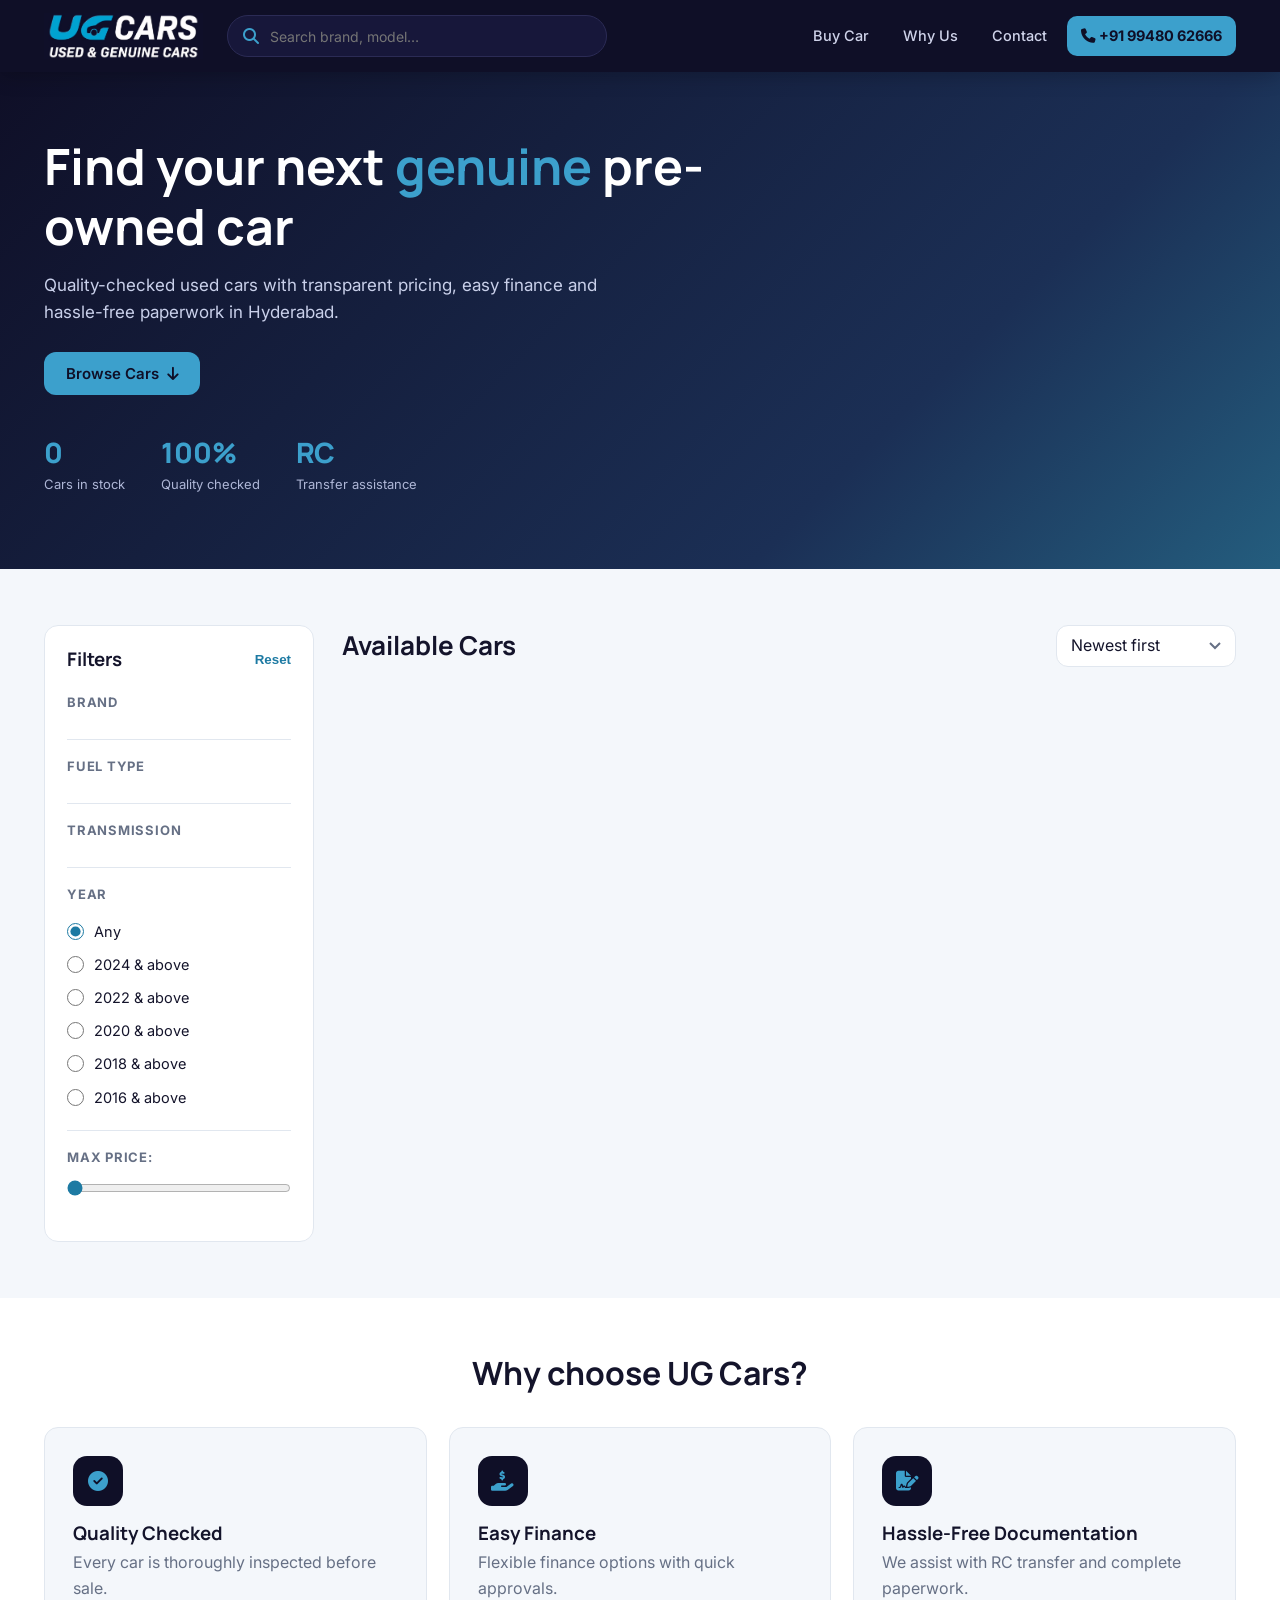
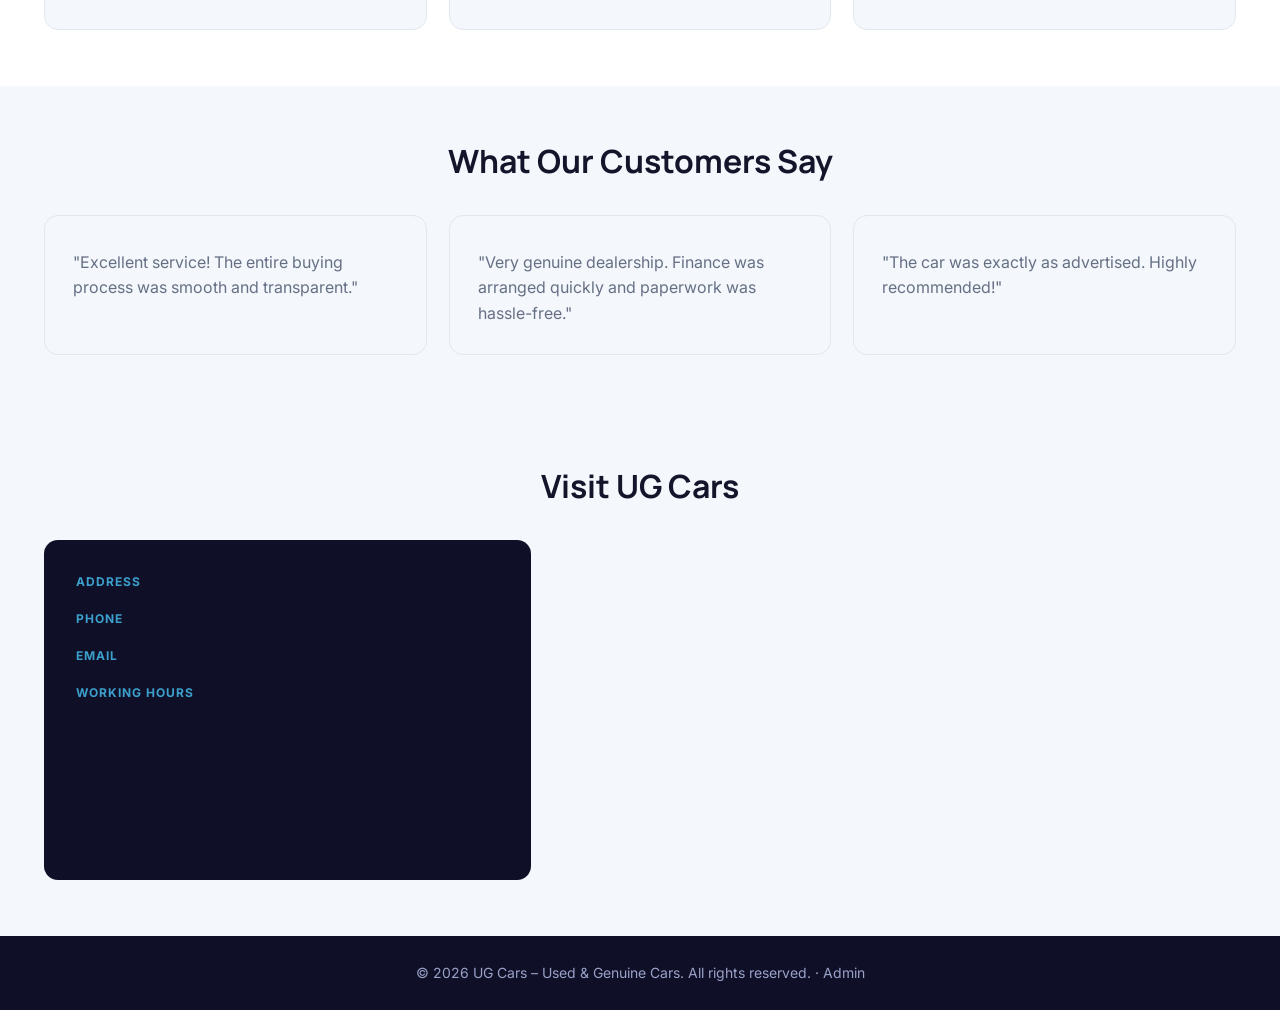
<file: index.html>
<!DOCTYPE html><html lang="en"><head><meta charset="UTF-8"><meta name="viewport" content="width=device-width,initial-scale=1"><title>UG Cars | Used &amp; Genuine Pre-owned Cars</title><link rel="stylesheet" href="assets/css/style.css"></head><body>
<div id="header"></div>
<section class="hero"><div class="wrap"><h1>Find your next <span>genuine</span> pre-owned car</h1><p>Quality-checked used cars with transparent pricing, easy finance and hassle-free paperwork in Hyderabad.</p><a class="btn blue" href="#inventory">Browse Cars <i class="fa-solid fa-arrow-down"></i></a>
<div class="stats"><div><b id="s1">0</b><span>Cars in stock</span></div><div><b>100%</b><span>Quality checked</span></div><div><b>RC</b><span>Transfer assistance</span></div></div></div></section>
<section id="inventory"><div class="wrap layout">
<aside class="filters"><h3>Filters <button id="reset">Reset</button></h3>
<div class="fs"><h4>Brand</h4><div id="fBrand"></div></div><div class="fs"><h4>Fuel Type</h4><div id="fFuel"></div></div><div class="fs"><h4>Transmission</h4><div id="fTrans"></div></div>
<div class="fs"><h4>Year</h4><label><input type="radio" name="yr" value="0" checked> Any</label><label><input type="radio" name="yr" value="2024"> 2024 &amp; above</label><label><input type="radio" name="yr" value="2022"> 2022 &amp; above</label><label><input type="radio" name="yr" value="2020"> 2020 &amp; above</label><label><input type="radio" name="yr" value="2018"> 2018 &amp; above</label><label><input type="radio" name="yr" value="2016"> 2016 &amp; above</label></div>
<div class="fs"><h4>Max Price: <span id="pv"></span></h4><input type="range" id="price" min="100000" step="50000"></div></aside>
<div><div class="toolbar"><div><h2>Available Cars</h2><small id="count"></small></div><select id="sort"><option value="new">Newest first</option><option value="low">Price: low to high</option><option value="high">Price: high to low</option><option value="year">Year: newest</option><option value="km">Lowest km</option></select></div><div class="grid" id="grid"></div></div></div></section>
<section class="why" id="why"><div class="wrap"><h2>Why choose UG Cars?</h2><div class="cols"><div class="box"><i class="fa-solid fa-circle-check"></i><h3>Quality Checked</h3><p>Every car is thoroughly inspected before sale.</p></div><div class="box"><i class="fa-solid fa-hand-holding-dollar"></i><h3>Easy Finance</h3><p>Flexible finance options with quick approvals.</p></div><div class="box"><i class="fa-solid fa-file-signature"></i><h3>Hassle-Free Documentation</h3><p>We assist with RC transfer and complete paperwork.</p></div></div></div></section>
<section class="tst"><div class="wrap"><h2>What Our Customers Say</h2><div class="cols"><div class="box"><p>"Excellent service! The entire buying process was smooth and transparent."</p></div><div class="box"><p>"Very genuine dealership. Finance was arranged quickly and paperwork was hassle-free."</p></div><div class="box"><p>"The car was exactly as advertised. Highly recommended!"</p></div></div></div></section>
<section class="contact" id="contact"><div class="wrap"><h2>Visit UG Cars</h2><div class="cols"><div class="info"><p><b>Address</b><span id="ad"></span></p><p><b>Phone</b><span id="ph"></span></p><p><b>Email</b><span id="em"></span></p><p><b>Working Hours</b><span id="hr"></span></p></div><iframe title="Map" loading="lazy" src="https://www.google.com/maps?q=Saroor+Nagar+Hyderabad&output=embed"></iframe></div></div></section>
<div id="footer"></div>
<script src="assets/js/app.js"></script><script src="assets/js/home.js"></script></body></html>
</file>
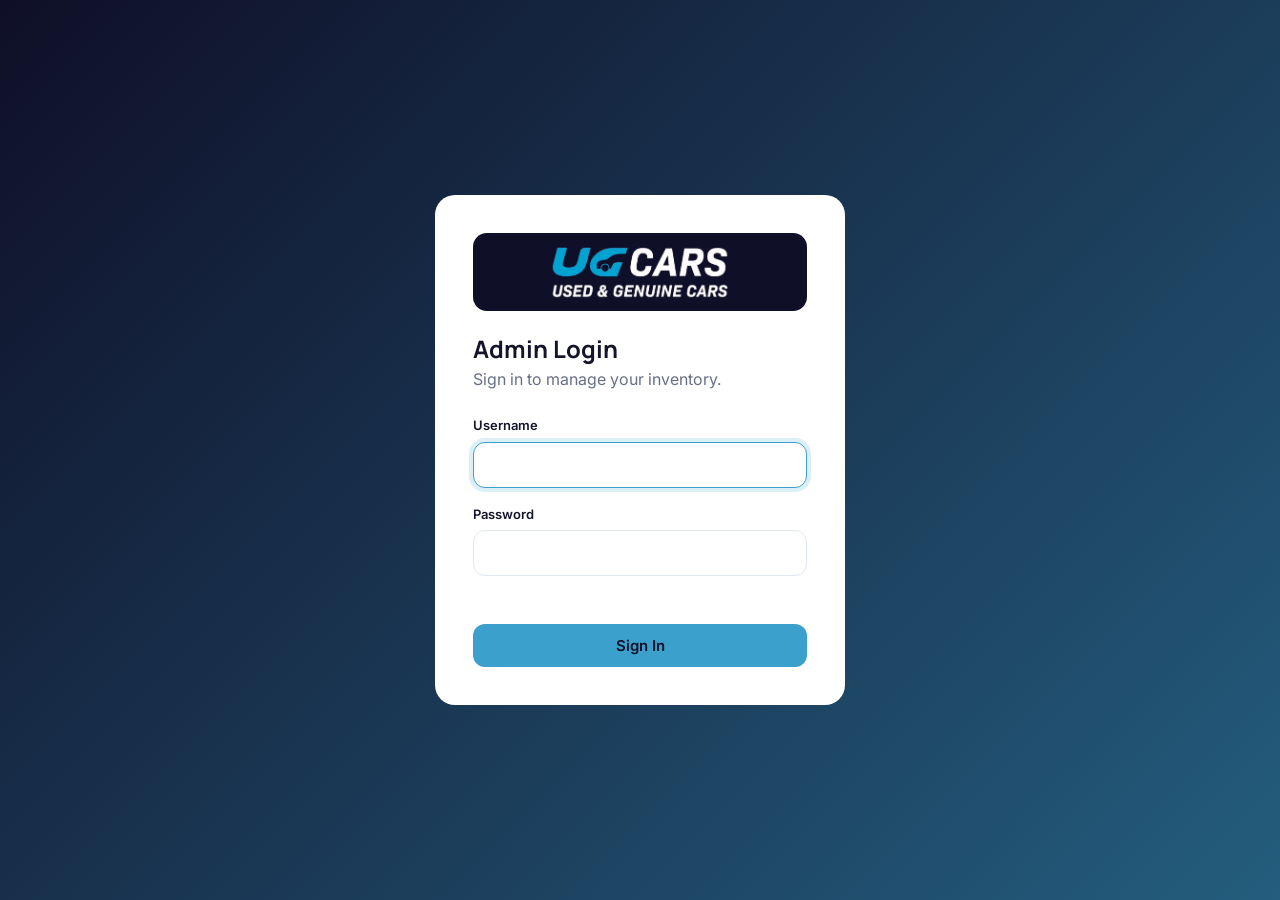
<file: admin/index.html>
<!DOCTYPE html><html lang="en"><head><meta charset="UTF-8"><meta name="viewport" content="width=device-width,initial-scale=1"><title>Admin Login | UG Cars</title><link rel="stylesheet" href="../assets/css/style.css"></head><body>
<div class="login"><form id="lf"><div class="lg"><img src="../assets/images/logo.png" alt="UG Cars"></div><h1>Admin Login</h1><p>Sign in to manage your inventory.</p>
<div class="field"><label>Username</label><input id="u" autocomplete="username" required autofocus></div><div class="field"><label>Password</label><input id="p" type="password" autocomplete="current-password" required></div>
<div class="err" id="e"></div><button class="btn blue" style="width:100%">Sign In</button></form></div>
<script src="../assets/js/app.js"></script><script>
if(sessionStorage.getItem(UG.AUTH))location.replace('dashboard.html');
document.getElementById('lf').onsubmit=async e=>{e.preventDefault();const b=e.target.querySelector('button'),er=document.getElementById('e');b.disabled=true;er.textContent='';
 try{const r=await UG.api('login',{method:'POST',body:{user:document.getElementById('u').value.trim(),pass:document.getElementById('p').value}});sessionStorage.setItem(UG.AUTH,r.token);location.href='dashboard.html'}
 catch(x){er.textContent=x.message==='Failed to fetch'?'Server not running. Start it with start.bat':x.message}b.disabled=false};
</script></body></html>
</file>
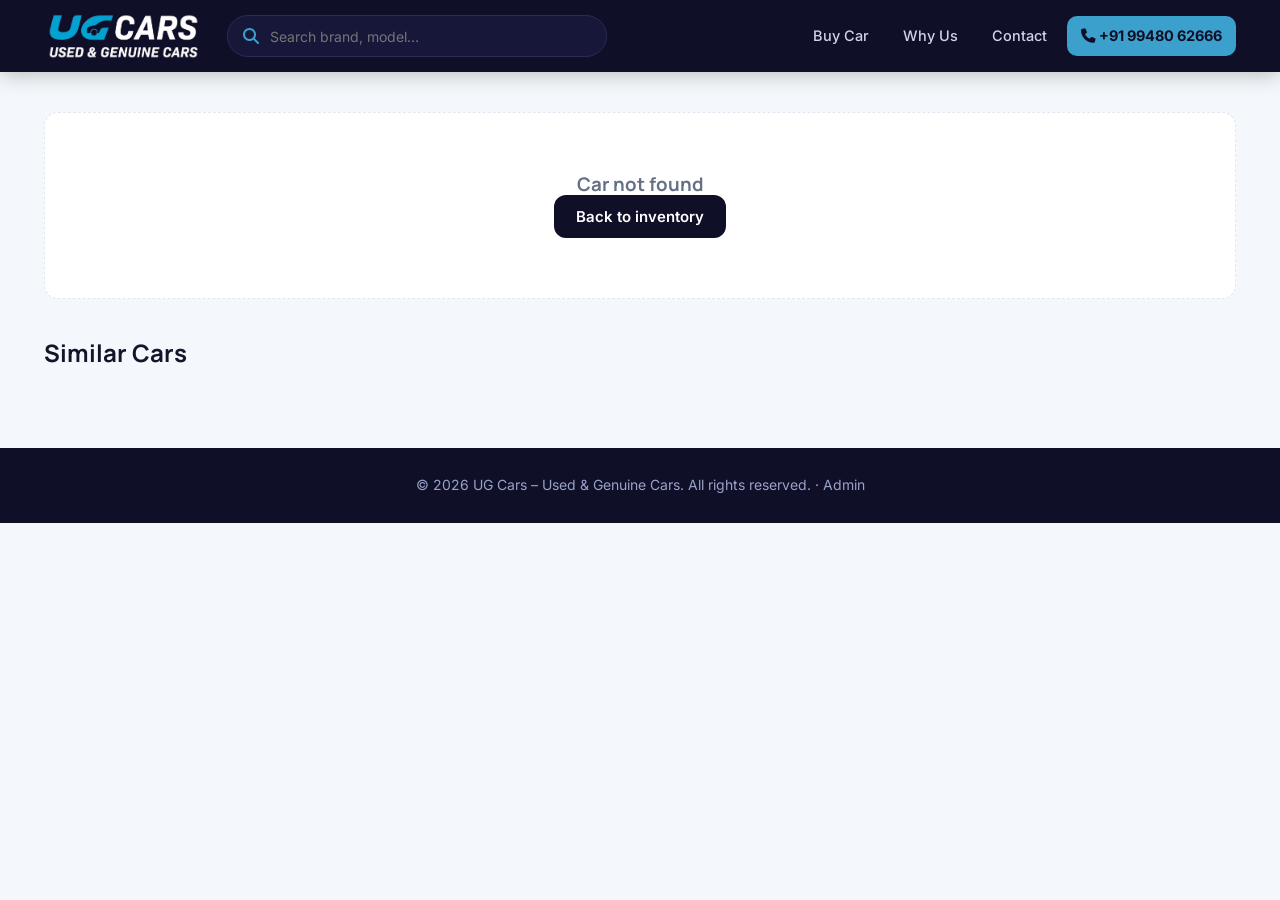
<file: car-details.html>
<!DOCTYPE html><html lang="en"><head><meta charset="UTF-8"><meta name="viewport" content="width=device-width,initial-scale=1"><title>Car Details | UG Cars</title><link rel="stylesheet" href="assets/css/style.css"></head><body>
<div id="header"></div><main class="wrap"><div class="crumb"><a href="index.html">Home</a> / <a href="index.html#inventory">Buy Car</a> / <span id="bc"></span></div><div id="det"></div>
<section style="padding:0 0 60px"><h2 style="margin-bottom:20px">Similar Cars</h2><div class="grid" id="sim"></div></section></main>
<div class="modal" id="m"><form class="sheet" id="f"><h2>Enquire about this car</h2><p id="mc"></p><div class="fgrid"><div class="field"><label>Full name</label><input name="name" required></div><div class="field"><label>Phone</label><input name="phone" type="tel" required></div><div class="field full"><label>Message</label><textarea name="msg" rows="3" placeholder="I'd like to book a test drive…"></textarea></div></div><div class="acts"><button type="button" class="btn line" id="x">Cancel</button><button class="btn blue">Send Enquiry</button></div></form></div>
<div id="footer"></div><script src="assets/js/app.js"></script><script src="assets/js/details.js"></script></body></html>
</file>
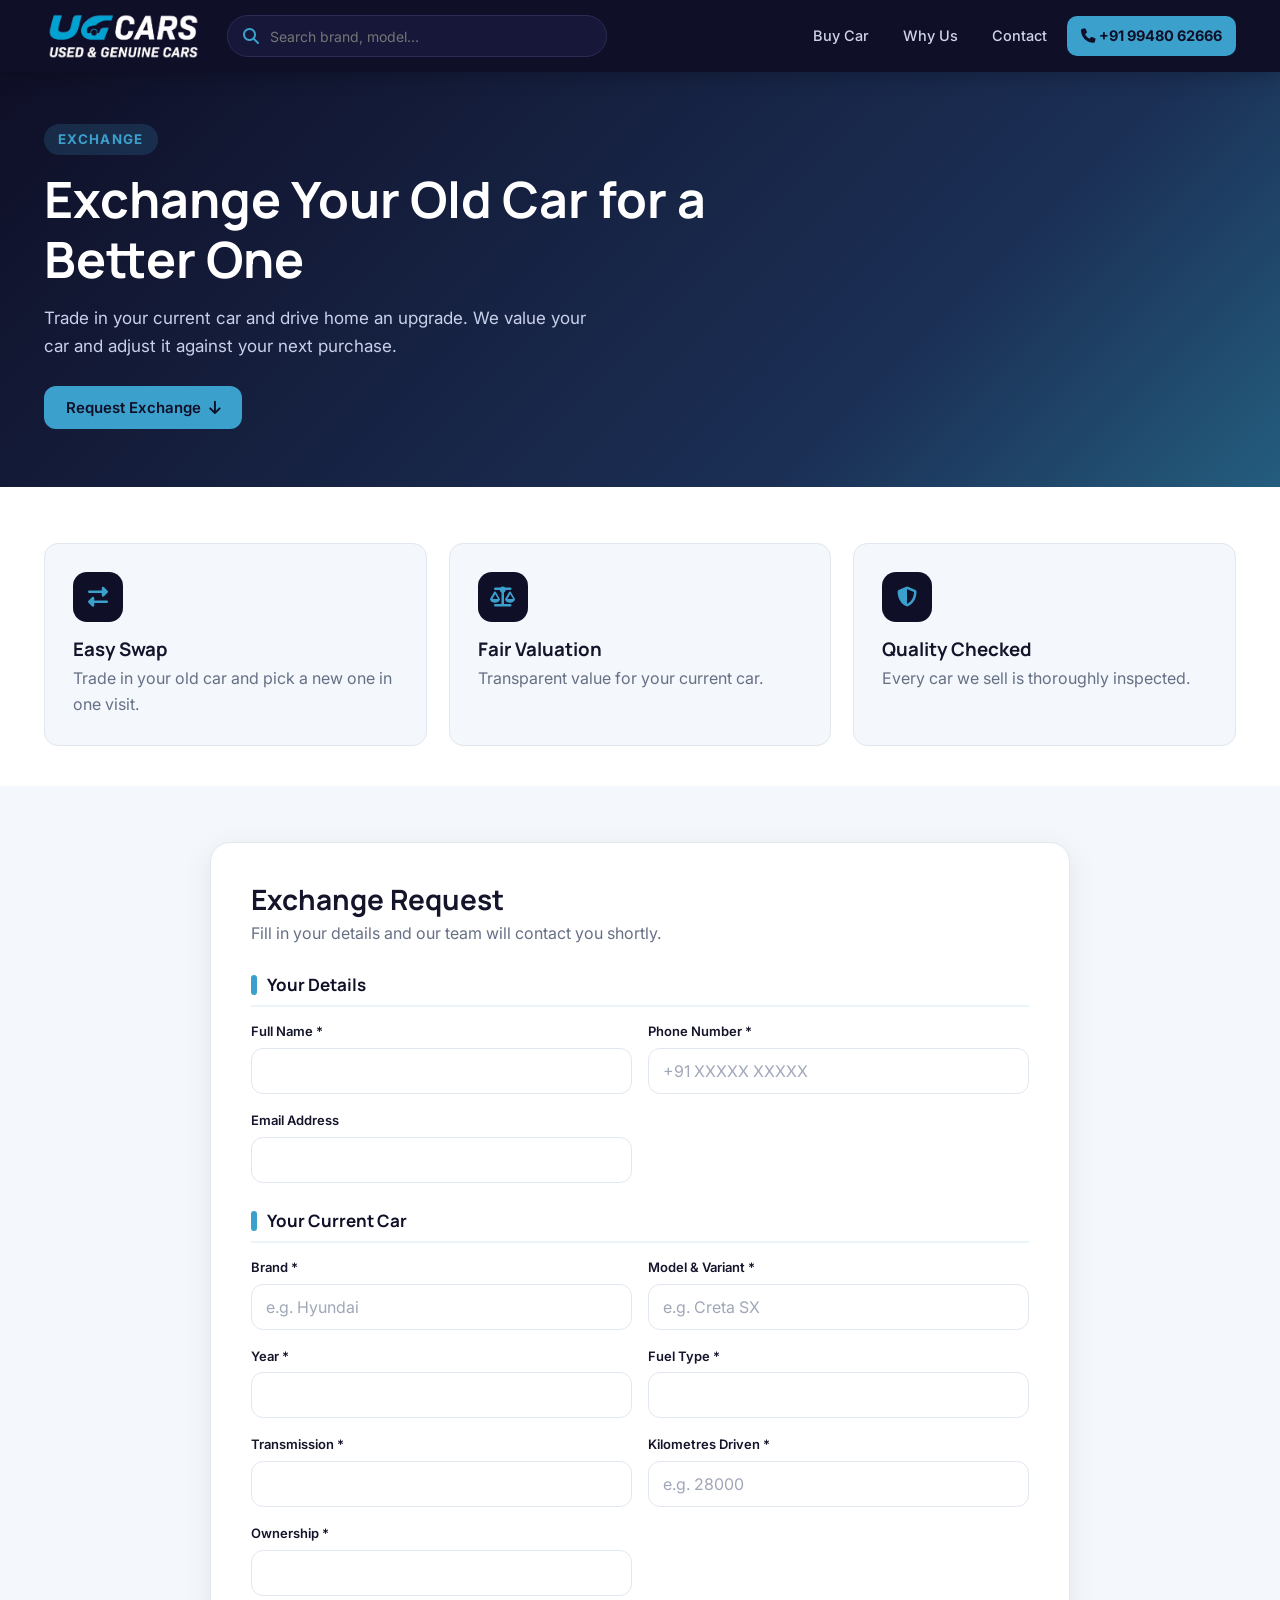
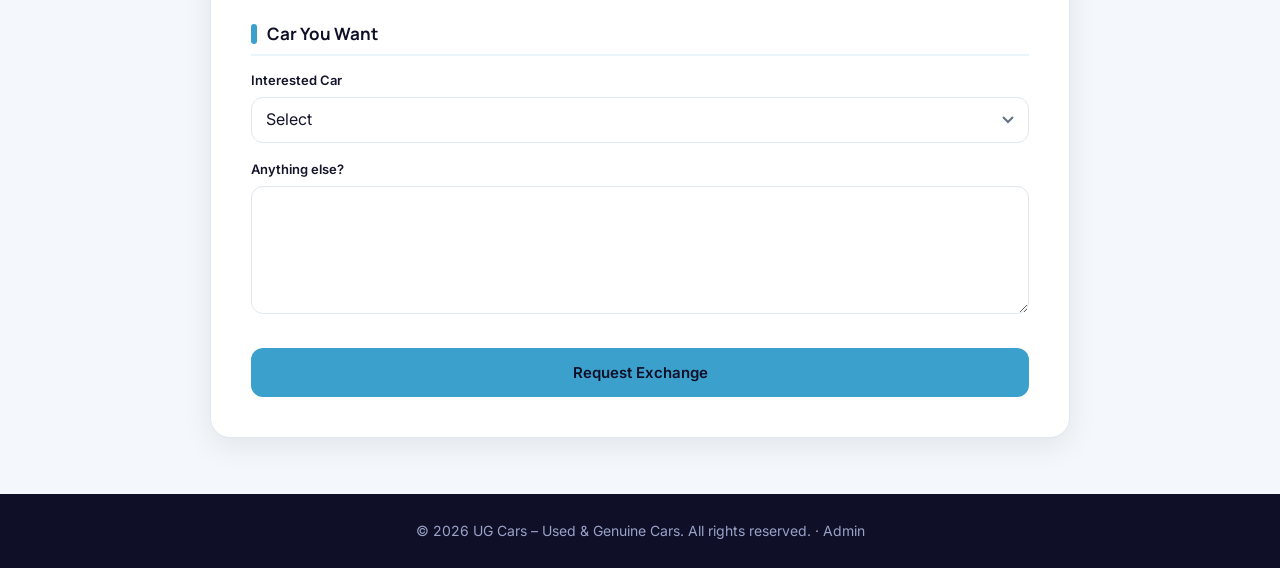
<file: exchange.html>
<!DOCTYPE html><html lang="en"><head><meta charset="UTF-8"><meta name="viewport" content="width=device-width,initial-scale=1"><title>Exchange Your Old Car for a Better One | UG Cars</title><link rel="stylesheet" href="assets/css/style.css"></head><body>
<div id="header"></div><section class="hero ph-hero"><div class="wrap"><small class="tag">EXCHANGE</small><h1>Exchange Your Old Car for a Better One</h1><p>Trade in your current car and drive home an upgrade. We value your car and adjust it against your next purchase.</p><a class="btn blue" href="#form">Request Exchange <i class="fa-solid fa-arrow-down"></i></a></div></section>
<section class="why" style="padding-bottom:40px"><div class="wrap"><div class="cols"><div class="box"><i class="fa-solid fa-right-left"></i><h3>Easy Swap</h3><p>Trade in your old car and pick a new one in one visit.</p></div><div class="box"><i class="fa-solid fa-scale-balanced"></i><h3>Fair Valuation</h3><p>Transparent value for your current car.</p></div><div class="box"><i class="fa-solid fa-shield-halved"></i><h3>Quality Checked</h3><p>Every car we sell is thoroughly inspected.</p></div></div></div></section>

<section id="form"><div class="wrap"><form class="form-card" id="ef" data-type="Exchange Request" data-sum="Brand,Model,Year"><h2>Exchange Request</h2><p class="sub">Fill in your details and our team will contact you shortly.</p><h3 class="fh">Your Details</h3><div class="fgrid"><div class="field"><label>Full Name *</label><input name="Name" type="text" placeholder="" required></div><div class="field"><label>Phone Number *</label><input name="Phone" type="tel" placeholder="+91 XXXXX XXXXX" required></div><div class="field"><label>Email Address</label><input name="Email" type="email" placeholder=""></div></div><h3 class="fh">Your Current Car</h3><div class="fgrid"><div class="field"><label>Brand *</label><input name="Brand" type="text" placeholder="e.g. Hyundai" required></div><div class="field"><label>Model & Variant *</label><input name="Model" type="text" placeholder="e.g. Creta SX" required></div><div class="field"><label>Year *</label><input name="Year" type="text" placeholder="" required></div><div class="field"><label>Fuel Type *</label><input name="Fuel" type="text" placeholder="" required></div><div class="field"><label>Transmission *</label><input name="Transmission" type="text" placeholder="" required></div><div class="field"><label>Kilometres Driven *</label><input name="Kilometres" type="number" placeholder="e.g. 28000" required></div><div class="field"><label>Ownership *</label><input name="Owners" type="text" placeholder="" required></div></div><h3 class="fh">Car You Want</h3><div class="fgrid"><div class="field full"><label>Interested Car</label><select name="Wanted Car" data-cars><option value="">Select</option></select></div><div class="field full"><label>Anything else?</label><textarea name="Remarks" rows="4" placeholder=""></textarea></div></div><button class="btn blue" style="margin-top:26px;width:100%;padding:15px">Request Exchange</button></form>
<div class="done" id="done"><i class="fa-solid fa-circle-check"></i><h2>Thank you!</h2><p>We have received your request. Our team will call you shortly on the number provided.</p><a class="btn" href="index.html">Back to Home</a></div></div></section>

<div id="footer"></div><script src="assets/js/app.js"></script><script src="assets/js/forms.js"></script></body></html>
</file>
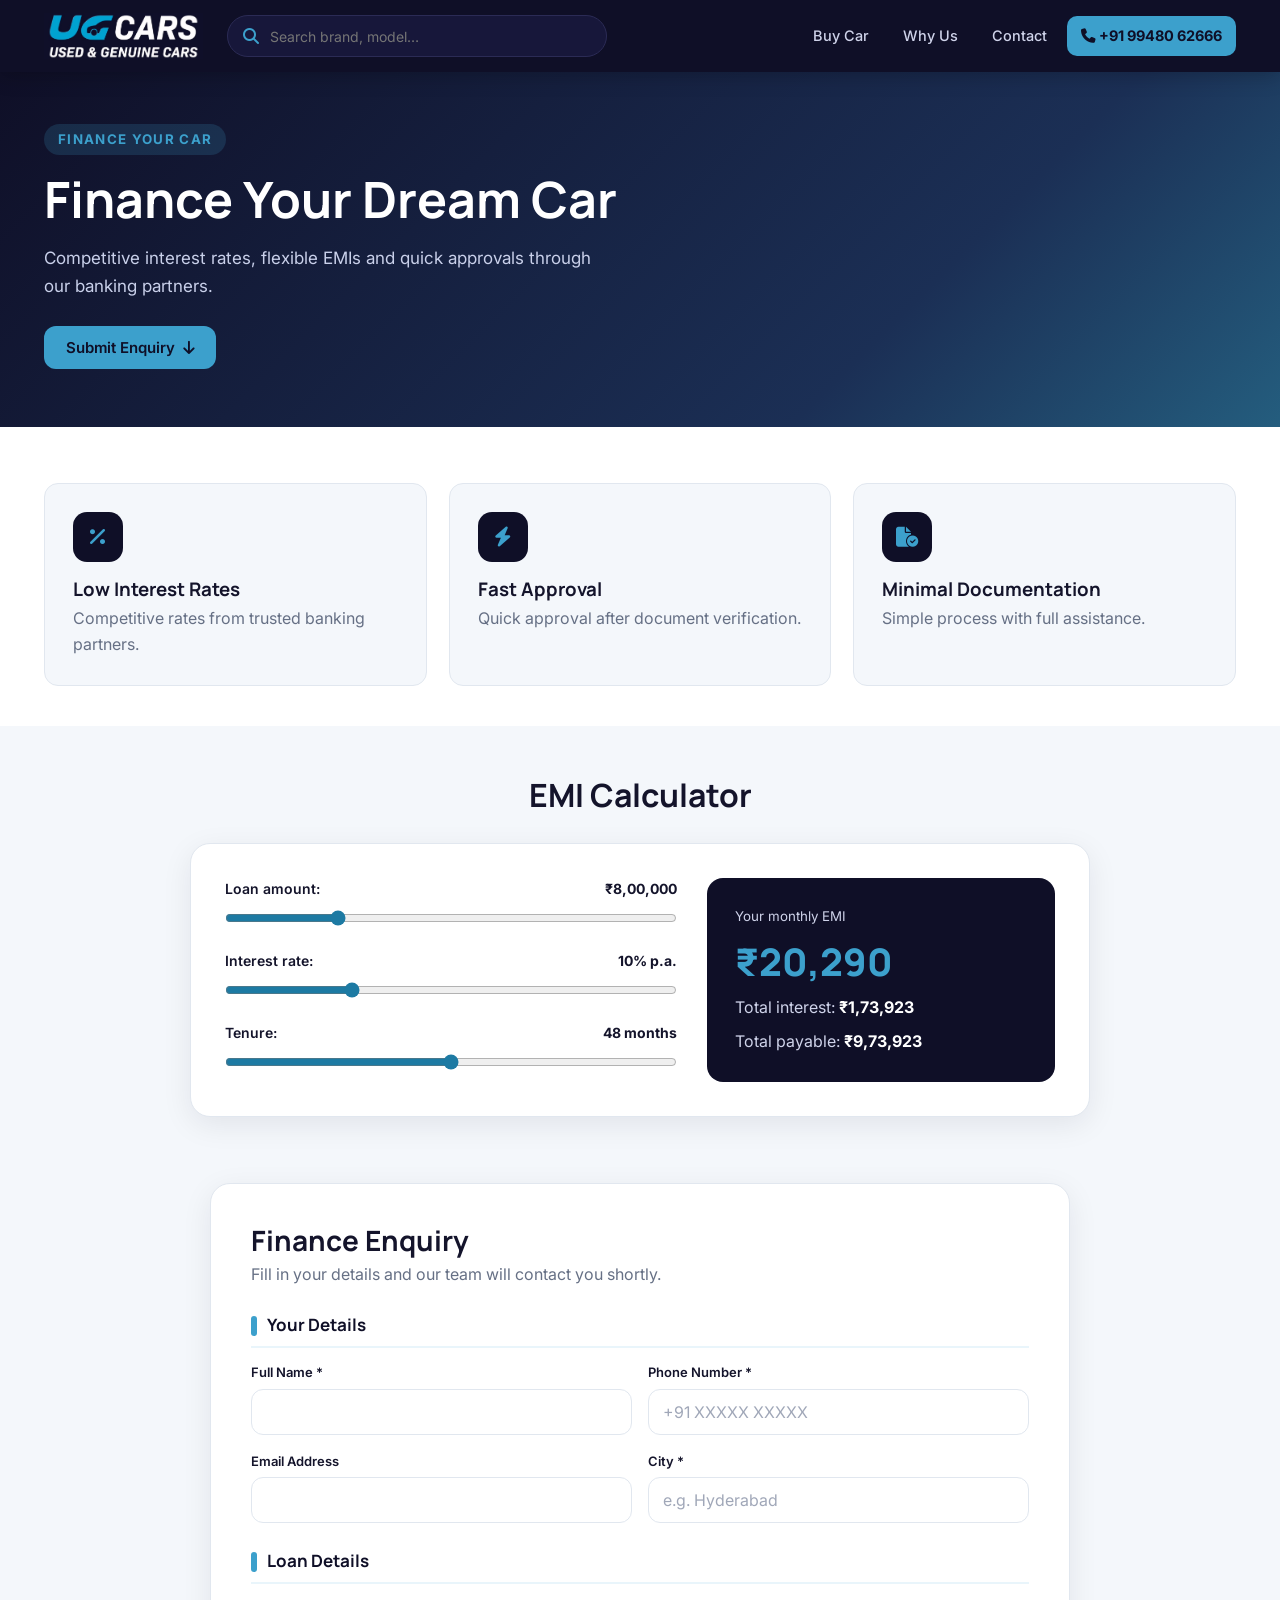
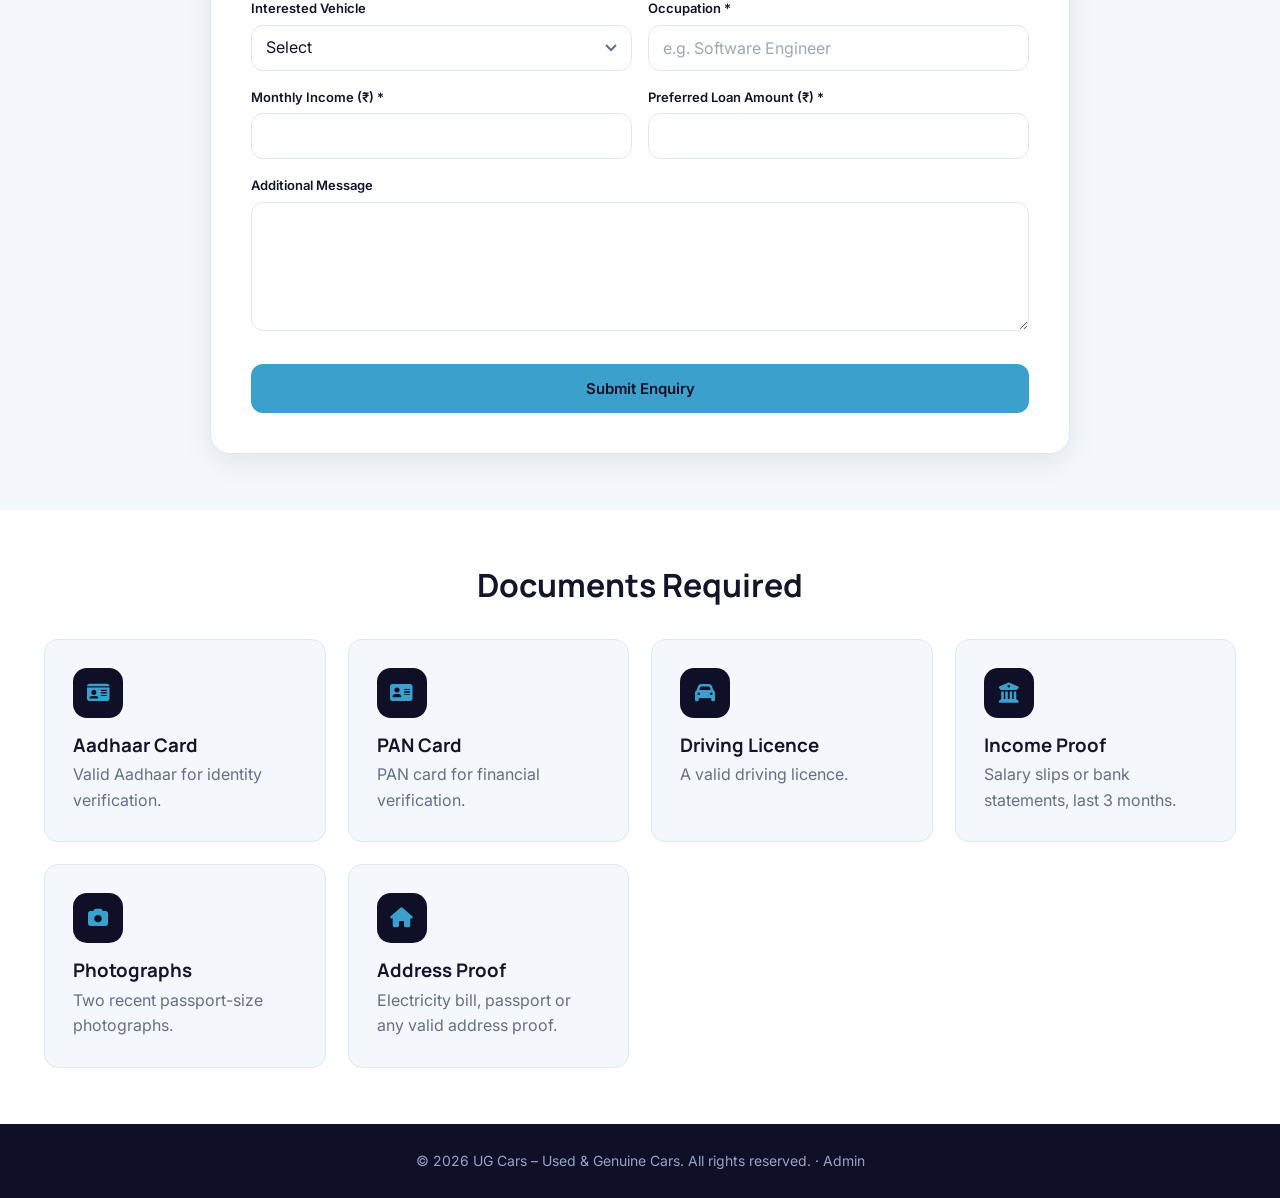
<file: finance.html>
<!DOCTYPE html><html lang="en"><head><meta charset="UTF-8"><meta name="viewport" content="width=device-width,initial-scale=1"><title>Finance Your Dream Car | UG Cars</title><link rel="stylesheet" href="assets/css/style.css"></head><body>
<div id="header"></div><section class="hero ph-hero"><div class="wrap"><small class="tag">FINANCE YOUR CAR</small><h1>Finance Your Dream Car</h1><p>Competitive interest rates, flexible EMIs and quick approvals through our banking partners.</p><a class="btn blue" href="#form">Submit Enquiry <i class="fa-solid fa-arrow-down"></i></a></div></section>
<section class="why" style="padding-bottom:40px"><div class="wrap"><div class="cols"><div class="box"><i class="fa-solid fa-percent"></i><h3>Low Interest Rates</h3><p>Competitive rates from trusted banking partners.</p></div><div class="box"><i class="fa-solid fa-bolt"></i><h3>Fast Approval</h3><p>Quick approval after document verification.</p></div><div class="box"><i class="fa-solid fa-file-circle-check"></i><h3>Minimal Documentation</h3><p>Simple process with full assistance.</p></div></div></div></section>
<section class="emi"><div class="wrap"><h2>EMI Calculator</h2><div class="emi-box"><div><label>Loan amount: <b id="la"></b></label><input type="range" id="e1" min="100000" max="3000000" step="50000" value="800000"><label>Interest rate: <b id="ra"></b></label><input type="range" id="e2" min="7" max="18" step="0.25" value="10"><label>Tenure: <b id="te"></b></label><input type="range" id="e3" min="12" max="84" step="6" value="48"></div><div class="emi-out"><small>Your monthly EMI</small><b id="eo"></b><span>Total interest: <b id="ti"></b></span><span>Total payable: <b id="tp"></b></span></div></div></div></section>
<section id="form"><div class="wrap"><form class="form-card" id="ef" data-type="Finance Enquiry" data-sum="Interested Car,Loan Amount"><h2>Finance Enquiry</h2><p class="sub">Fill in your details and our team will contact you shortly.</p><h3 class="fh">Your Details</h3><div class="fgrid"><div class="field"><label>Full Name *</label><input name="Name" type="text" placeholder="" required></div><div class="field"><label>Phone Number *</label><input name="Phone" type="tel" placeholder="+91 XXXXX XXXXX" required></div><div class="field"><label>Email Address</label><input name="Email" type="email" placeholder=""></div><div class="field"><label>City *</label><input name="City" type="text" placeholder="e.g. Hyderabad" required></div></div><h3 class="fh">Loan Details</h3><div class="fgrid"><div class="field"><label>Interested Vehicle</label><select name="Interested Car" data-cars><option value="">Select</option></select></div><div class="field"><label>Occupation *</label><input name="Occupation" type="text" placeholder="e.g. Software Engineer" required></div><div class="field"><label>Monthly Income (₹) *</label><input name="Monthly Income" type="number" placeholder="" required></div><div class="field"><label>Preferred Loan Amount (₹) *</label><input name="Loan Amount" type="number" placeholder="" required></div><div class="field full"><label>Additional Message</label><textarea name="Message" rows="4" placeholder=""></textarea></div></div><button class="btn blue" style="margin-top:26px;width:100%;padding:15px">Submit Enquiry</button></form>
<div class="done" id="done"><i class="fa-solid fa-circle-check"></i><h2>Thank you!</h2><p>We have received your request. Our team will call you shortly on the number provided.</p><a class="btn" href="index.html">Back to Home</a></div></div></section>
<section class="why"><div class="wrap"><h2>Documents Required</h2><div class="cols"><div class="box"><i class="fa-solid fa-id-card"></i><h3>Aadhaar Card</h3><p>Valid Aadhaar for identity verification.</p></div><div class="box"><i class="fa-solid fa-address-card"></i><h3>PAN Card</h3><p>PAN card for financial verification.</p></div><div class="box"><i class="fa-solid fa-car"></i><h3>Driving Licence</h3><p>A valid driving licence.</p></div><div class="box"><i class="fa-solid fa-building-columns"></i><h3>Income Proof</h3><p>Salary slips or bank statements, last 3 months.</p></div><div class="box"><i class="fa-solid fa-camera"></i><h3>Photographs</h3><p>Two recent passport-size photographs.</p></div><div class="box"><i class="fa-solid fa-house"></i><h3>Address Proof</h3><p>Electricity bill, passport or any valid address proof.</p></div></div></div></section>
<div id="footer"></div><script src="assets/js/app.js"></script><script src="assets/js/forms.js"></script></body></html>
</file>
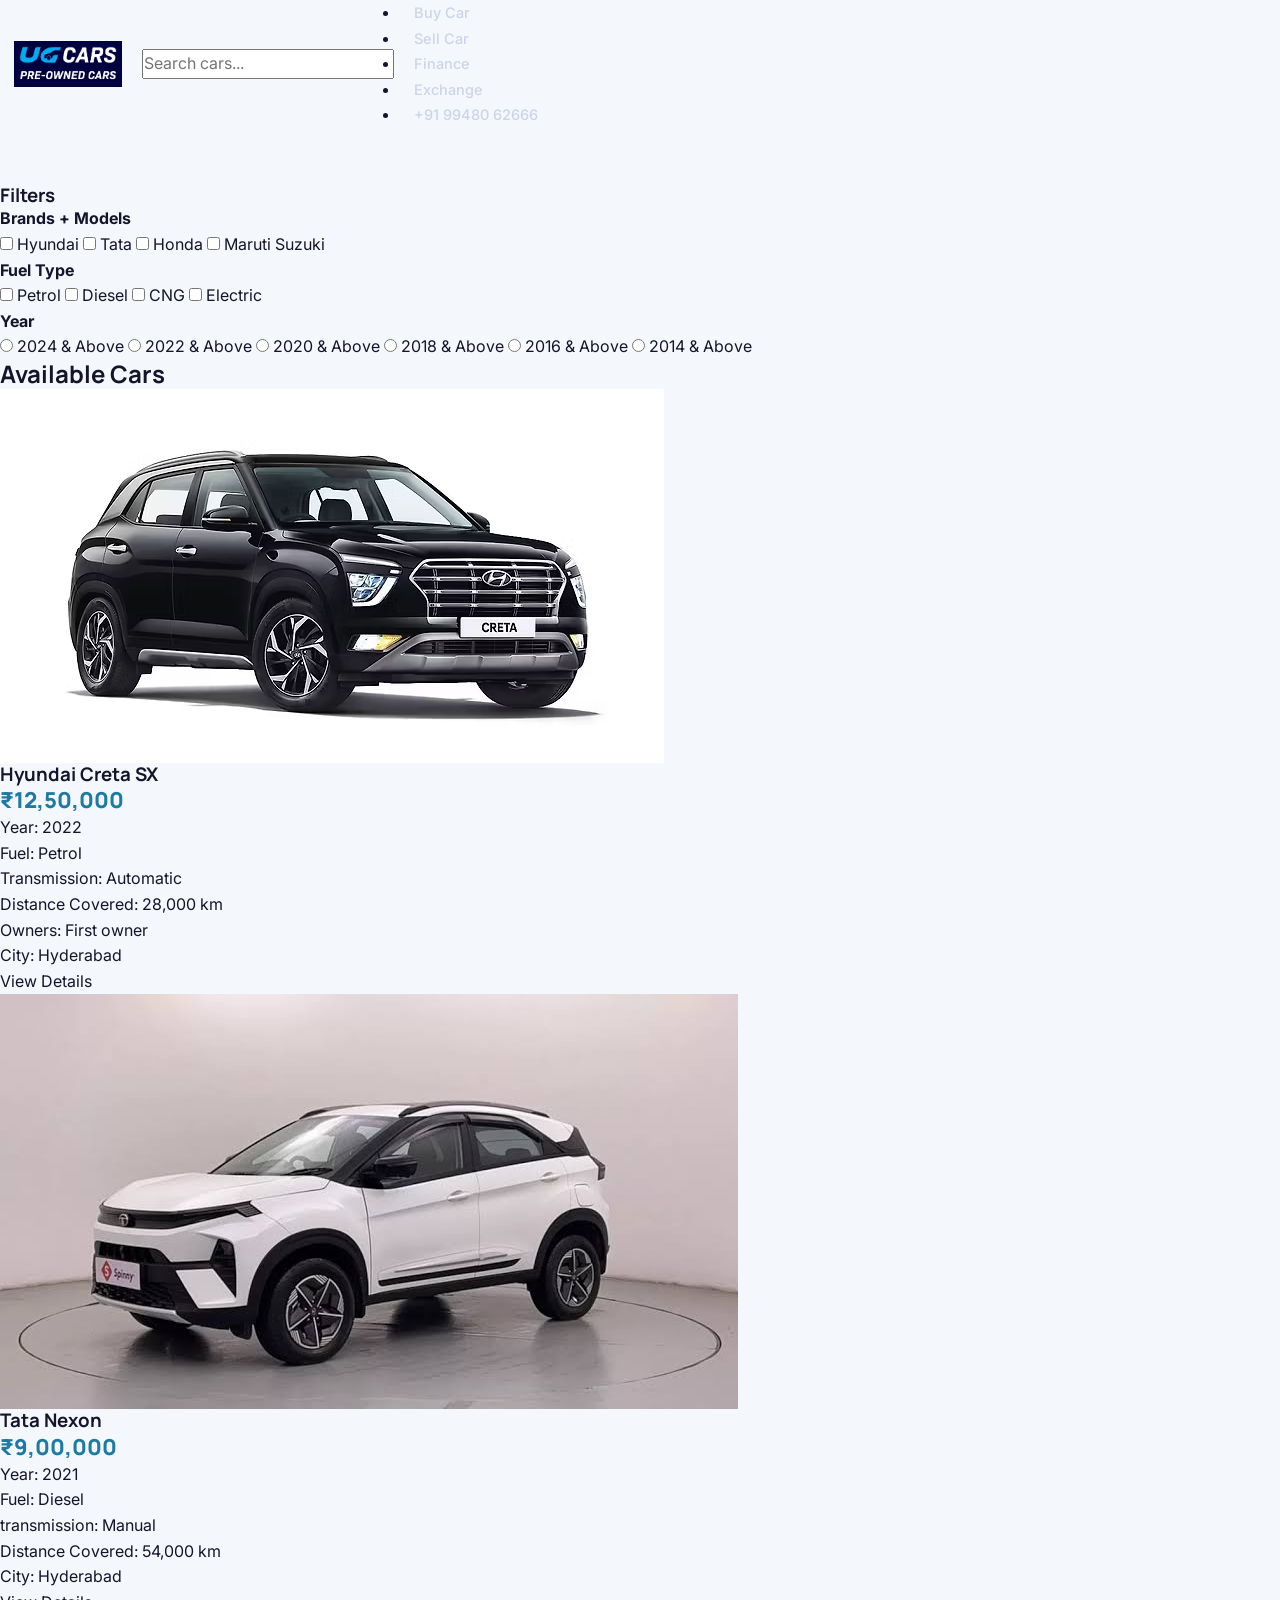
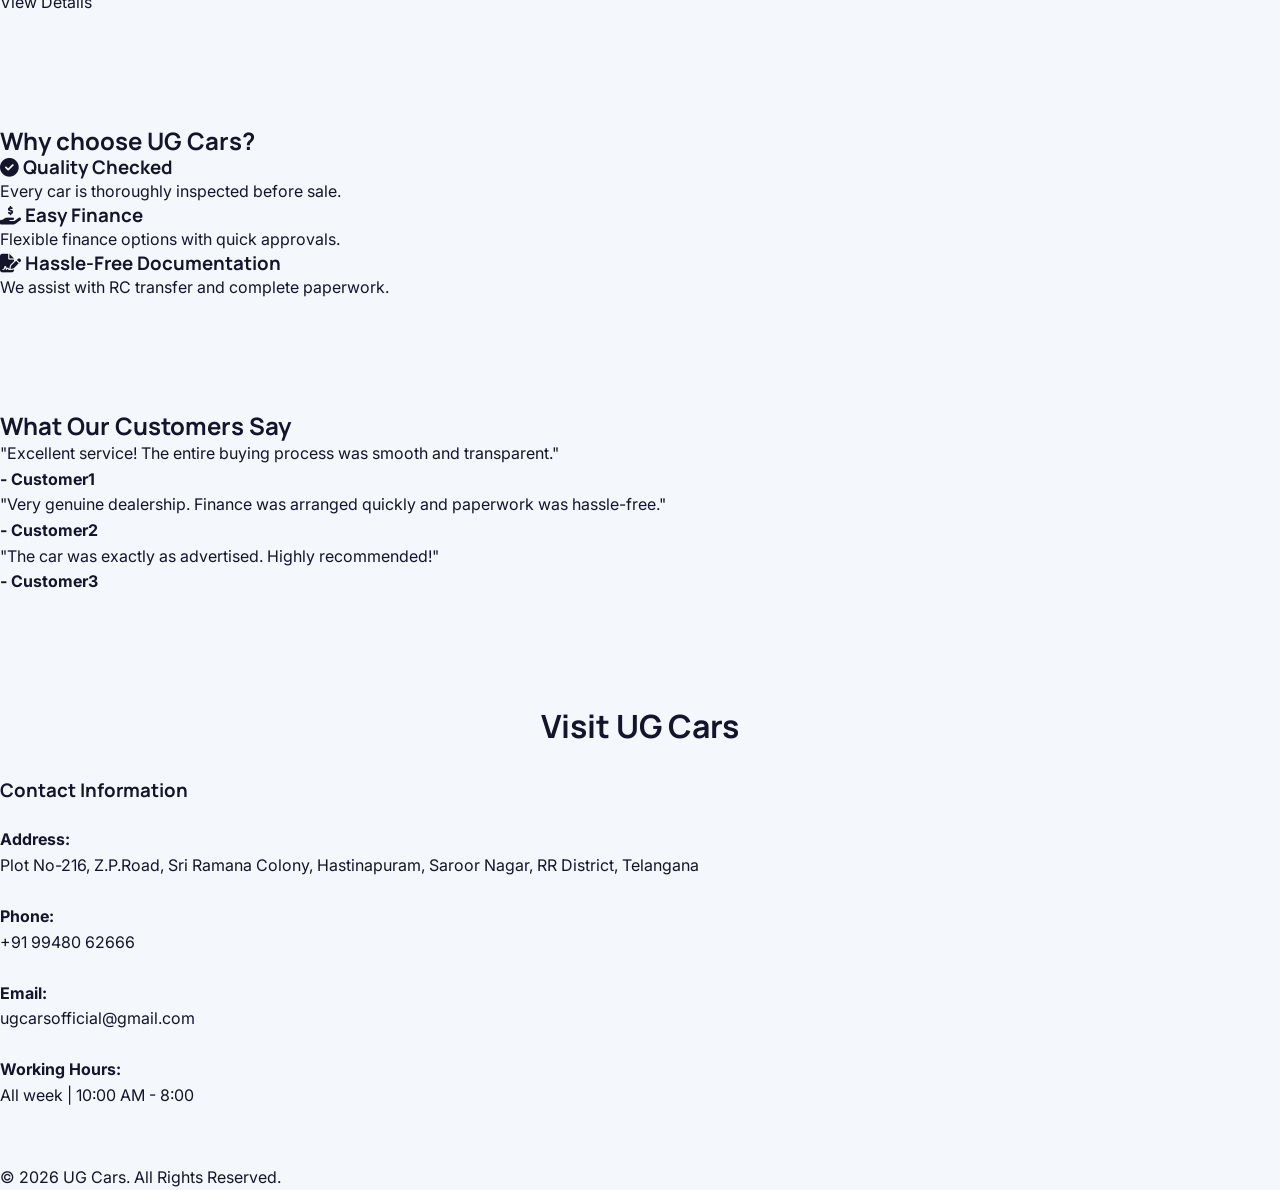
<file: index1.html>
<!DOCTYPE html>
<html lang="en">
    <head>
        <link rel="stylesheet" href="CSS/style.css">
        <link rel="stylesheet" href="https://cdnjs.cloudflare.com/ajax/libs/font-awesome/6.7.2/css/all.min.css">
        <link rel="preconnect" href="https://fonts.googleapis.com">
        <link rel="preconnect" href="https://fonts.gstatic.com" crossorigin>
        <link
            href="https://fonts.googleapis.com/css2?family=Inter:wght@400;500;600;700&family=Manrope:wght@500;600;700;800&display=swap"
            rel="stylesheet">    <title>Dashborad | UG Cars</title>        <meta charset="UTF-8">
        <meta name="viewport" content="width=device-width, initial-scale=1.0">
        <title>UG Cars | Pre-owned cars</title>
    </head>
    <body>
        <!--Navigation-->
        <header>
            <nav>
                <a href="index.html" class="logo">
                    <img src="images/logo.png" alt="UG Cars Logo">
                </a>
                <div class="nav-search">
                    <input
                        id="searchInput"
                        type="text"
                        placeholder="Search cars...">
                </div>
                <ul>
                    <li><a href="#">Buy Car</a></li>
                    <li><a href="sell-car.html">Sell Car</a></li>
                    <li><a href="finance.html">Finance</a></li>
                    <li><a href="#">Exchange</a></li>
                    <li><a href="#">+91 99480 62666</a></li>
                </ul>
            </nav>
        </header>
        <!--Inventory Section-->
        <main>
            <section class="inventory">
                <div class="inventory-layout">
                    <!--Left sidebar-->
                    <aside class="filter-sidebar">
                        <h3>Filters</h3>
                        <div class="filter-section">
                            <h4>Brands + Models</h4>
                            <label><input type="checkbox" class="brand-filter" value="hyundai"> Hyundai</label>
                            <label><input type="checkbox" class="brand-filter" value="tata"> Tata</label>
                            <label><input type="checkbox" class="brand-filter" value="honda"> Honda</label>
                            <label><input type="checkbox" class="brand-filter" value="maruti suzuki"> Maruti Suzuki</label>
                        </div>
                        <div class="filter-section">
                            <h4>Fuel Type</h4>
                            <label><input type="checkbox" class="fuel-filter" value="petrol"> Petrol</label>
                            <label><input type="checkbox" class="fuel-filter" value="diesel"> Diesel</label>
                            <label><input type="checkbox" class="fuel-filter" value="cng"> CNG</label>
                            <label><input type="checkbox" class="fuel-filter" value="electric"> Electric</label>
                        </div>
                        <div class="filter-section">
                            <h4>Year</h4>
                            <label><input type="radio" name="year"> 2024 & Above</label>
                            <label><input type="radio" name="year"> 2022 & Above</label>
                            <label><input type="radio" name="year"> 2020 & Above</label>
                            <label><input type="radio" name="year"> 2018 & Above</label>
                            <label><input type="radio" name="year"> 2016 & Above</label>
                            <label><input type="radio" name="year"> 2014 & Above</label>
                        </div>
                    </aside>
                    <!--Right Side-->
                    <div class="inventory-content">
                        <h2>Available Cars</h2>
                        <div class="car-container">
                            <div class="car-card"
                                 data-brand="hyundai"
                                 data-fuel="petrol">
                                <img src="images/Creta.jpeg.avif" alt="Hyundai Creta">
                                <div class="car-info">
                                    <h3>Hyundai Creta SX</h3>
                                    <p class="price">₹12,50,000</p>
                                    <p>Year: 2022</p>
                                    <p>Fuel: Petrol</p>
                                    <p>Transmission: Automatic</p>
                                    <p>Distance Covered: 28,000 km</p>
                                    <p>Owners: First owner</p>
                                    <p>City: Hyderabad</p>
                                </div>
                                <a href="car-details.html" class="details-btn">
                                    View Details
                                </a>
                            </div>
                            <div class="car-card"
                                 data-brand="tata"
                                 data-fuel="diesel">
                                 <img src="images/Nexon.jpeg" alt="Tata Nexon">
                                 <div class="car-info">
                                    <h3>Tata Nexon</h3>
                                    <p class="price">₹9,00,000</p>
                                    <p>Year: 2021</p>
                                    <p>Fuel: Diesel</p>
                                    <p>transmission: Manual</p>
                                    <p>Distance Covered: 54,000 km</p>
                                    <p>City: Hyderabad</p>
                                 </div> 
                                 <a href="car-details.html" class="details-btn">View Details</a>                          
                            </div>
                        </div>
                    </div>
                </div>
            </section>

            <section class="why-us">
                <h2>Why choose UG Cars?</h2>
                <div class="features">
                    <div class="feature-card">
                        <h3><i class="fa-solid fa-circle-check"></i> Quality Checked</h3>
                        <p>Every car is thoroughly inspected before sale.</p>
                    </div>
                    <div class="feature-card">
                        <h3><i class="fa-solid fa-hand-holding-dollar"></i> Easy Finance</h3>
                        <p>Flexible finance options with quick approvals.</p>
                    </div>
                    <div class="feature-card">
                        <h3><i class="fa-solid fa-file-signature"></i> Hassle-Free Documentation</h3>
                        <p>We assist with RC transfer and complete paperwork.</p>
                    </div>
                </div>
            </section>
            <section class="testimonials">
                <h2>What Our Customers Say</h2>
                <div class="testimonial-container">
                    <div class="testimonial-card">
                        <p>
                            "Excellent service! The entire buying process was smooth and transparent."
                        </p>
                        <h4>- Customer1</h4>
                    </div>
                    <div class="testimonial-card">
                        <p>
                            "Very genuine dealership. Finance was arranged quickly and paperwork was hassle-free."
                        </p>
                        <h4>- Customer2</h4>
                    </div>
                    <div class="testimonial-card">
                        <p>
                            "The car was exactly as advertised. Highly recommended!"
                        </p>
                        <h4>- Customer3</h4>
                    </div>
                </div>
            </section>
            <section class="contact">
                <h2>Visit UG Cars</h2>
                <div class="contact-container">
                    <div class="contact-info">
                        <h3>Contact Information</h3>
                        <br><p><strong>Address:</strong><br> Plot No-216, Z.P.Road, Sri Ramana Colony, Hastinapuram, Saroor Nagar, RR District, Telangana</p>
                        <br><p><strong>Phone:</strong><br> +91 99480 62666</p>
                        <br><p><strong>Email:</strong><br> ugcarsofficial@gmail.com</p>
                        <br><p><strong>Working Hours: </strong><br>All week | 10:00 AM - 8:00</p>
                    </div>
                    <div class="map-placeholder">

                    </div>
                </div>
            </section>
            <footer>
                <p>© 2026 UG Cars. All Rights Reserved.</p>
            </footer>
        </main>
        <script src="JS/script.js"></script>
    </body>
</html>
</file>
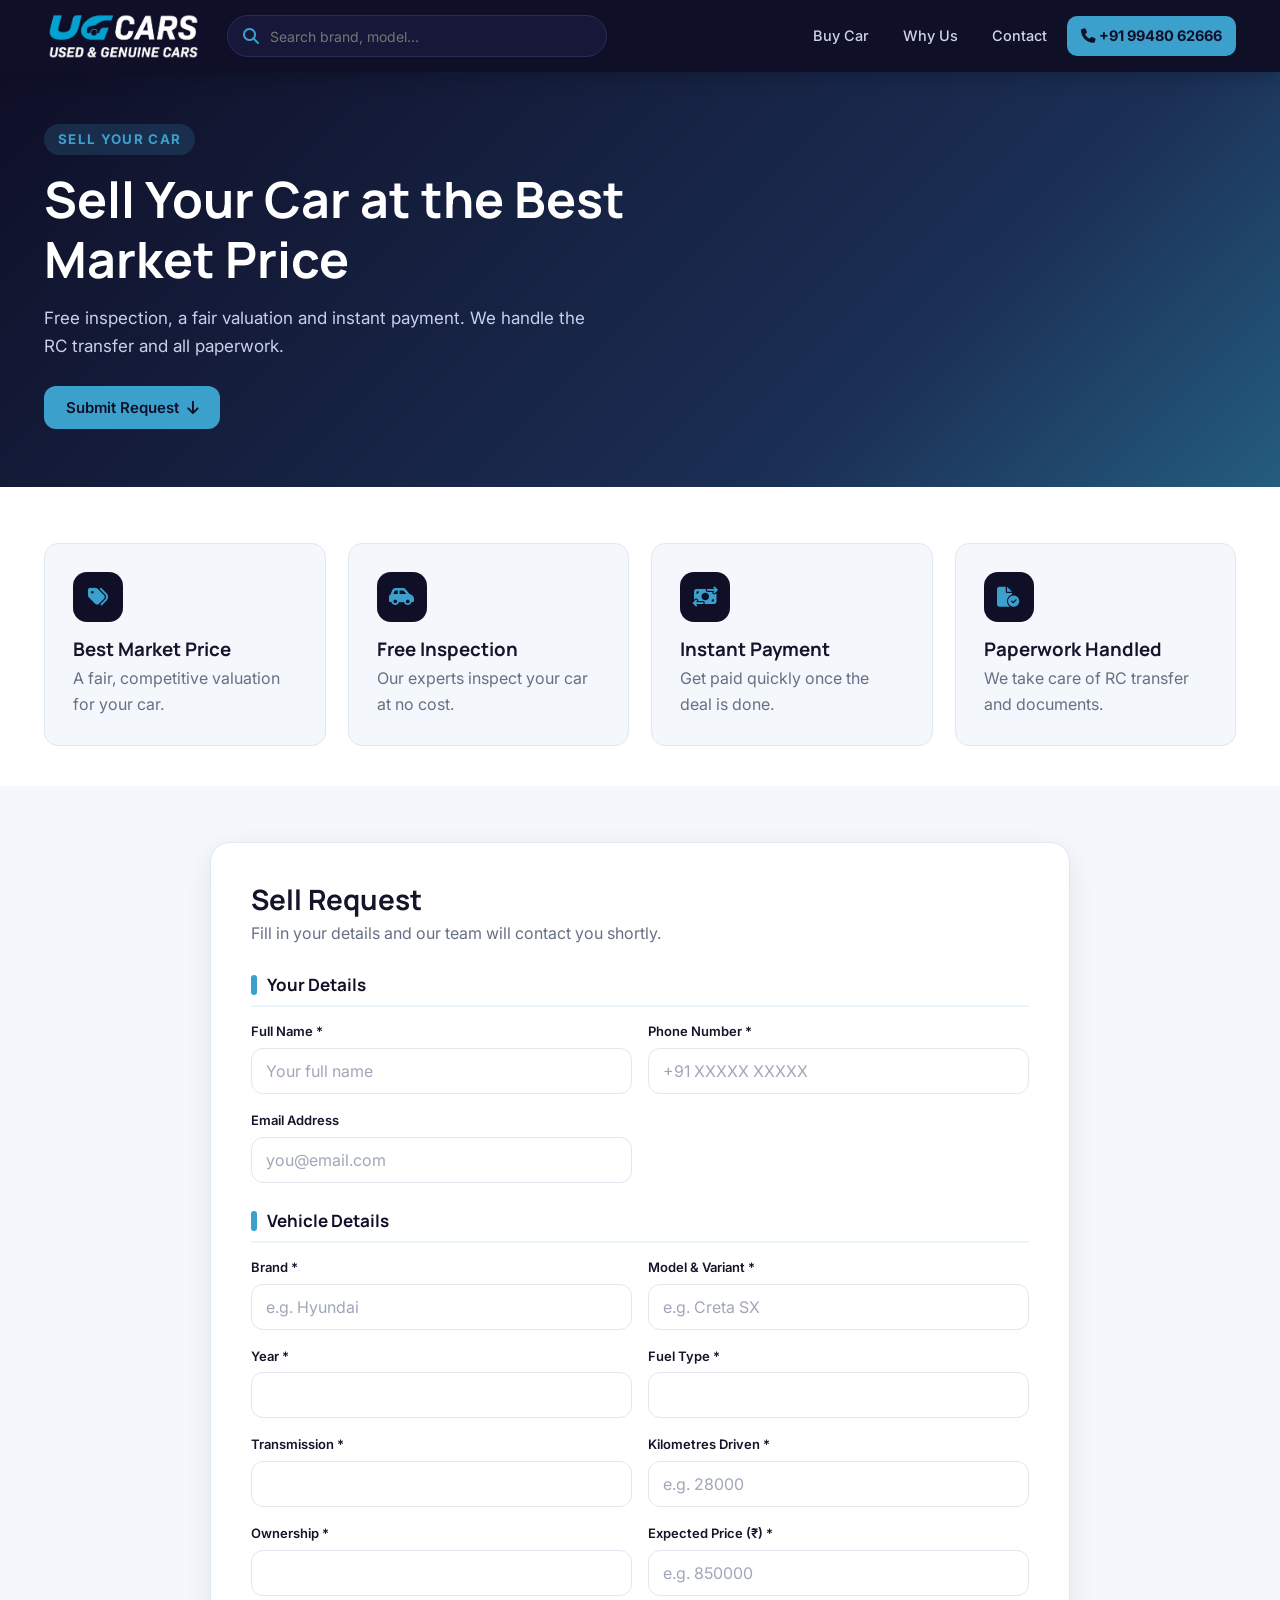
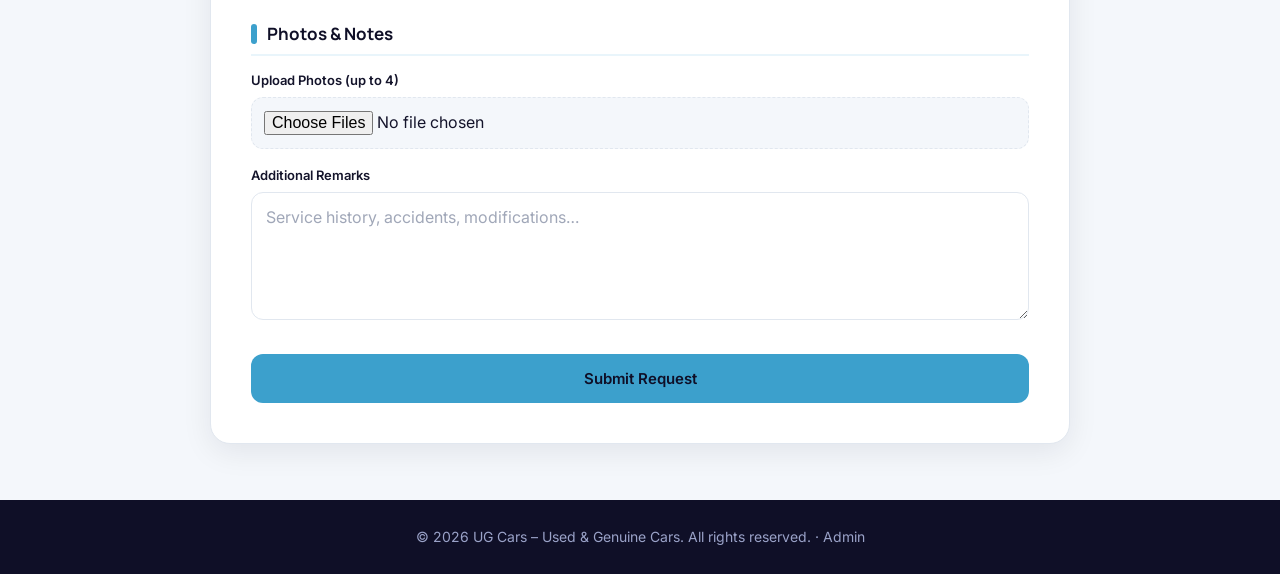
<file: sell-car.html>
<!DOCTYPE html><html lang="en"><head><meta charset="UTF-8"><meta name="viewport" content="width=device-width,initial-scale=1"><title>Sell Your Car | UG Cars</title><link rel="stylesheet" href="assets/css/style.css"></head><body>
<div id="header"></div><section class="hero ph-hero"><div class="wrap"><small class="tag">SELL YOUR CAR</small><h1>Sell Your Car at the Best Market Price</h1><p>Free inspection, a fair valuation and instant payment. We handle the RC transfer and all paperwork.</p><a class="btn blue" href="#form">Submit Request <i class="fa-solid fa-arrow-down"></i></a></div></section>
<section class="why" style="padding-bottom:40px"><div class="wrap"><div class="cols"><div class="box"><i class="fa-solid fa-tags"></i><h3>Best Market Price</h3><p>A fair, competitive valuation for your car.</p></div><div class="box"><i class="fa-solid fa-car-side"></i><h3>Free Inspection</h3><p>Our experts inspect your car at no cost.</p></div><div class="box"><i class="fa-solid fa-money-bill-transfer"></i><h3>Instant Payment</h3><p>Get paid quickly once the deal is done.</p></div><div class="box"><i class="fa-solid fa-file-circle-check"></i><h3>Paperwork Handled</h3><p>We take care of RC transfer and documents.</p></div></div></div></section>

<section id="form"><div class="wrap"><form class="form-card" id="ef" data-type="Sell Request" data-sum="Brand,Model,Year"><h2>Sell Request</h2><p class="sub">Fill in your details and our team will contact you shortly.</p><h3 class="fh">Your Details</h3><div class="fgrid"><div class="field"><label>Full Name *</label><input name="Name" type="text" placeholder="Your full name" required></div><div class="field"><label>Phone Number *</label><input name="Phone" type="tel" placeholder="+91 XXXXX XXXXX" required></div><div class="field"><label>Email Address</label><input name="Email" type="email" placeholder="you@email.com"></div></div><h3 class="fh">Vehicle Details</h3><div class="fgrid"><div class="field"><label>Brand *</label><input name="Brand" type="text" placeholder="e.g. Hyundai" required></div><div class="field"><label>Model & Variant *</label><input name="Model" type="text" placeholder="e.g. Creta SX" required></div><div class="field"><label>Year *</label><input name="Year" type="text" placeholder="" required></div><div class="field"><label>Fuel Type *</label><input name="Fuel" type="text" placeholder="" required></div><div class="field"><label>Transmission *</label><input name="Transmission" type="text" placeholder="" required></div><div class="field"><label>Kilometres Driven *</label><input name="Kilometres" type="number" placeholder="e.g. 28000" required></div><div class="field"><label>Ownership *</label><input name="Owners" type="text" placeholder="" required></div><div class="field"><label>Expected Price (₹) *</label><input name="Expected Price" type="number" placeholder="e.g. 850000" required></div></div><h3 class="fh">Photos & Notes</h3><div class="fgrid"><div class="field full"><label>Upload Photos (up to 4)</label><input type="file" id="photos" accept="image/*" multiple></div><div class="field full"><label>Additional Remarks</label><textarea name="Remarks" rows="4" placeholder="Service history, accidents, modifications…"></textarea></div></div><button class="btn blue" style="margin-top:26px;width:100%;padding:15px">Submit Request</button></form>
<div class="done" id="done"><i class="fa-solid fa-circle-check"></i><h2>Thank you!</h2><p>We have received your request. Our team will call you shortly on the number provided.</p><a class="btn" href="index.html">Back to Home</a></div></div></section>

<div id="footer"></div><script src="assets/js/app.js"></script><script src="assets/js/forms.js"></script></body></html>
</file>
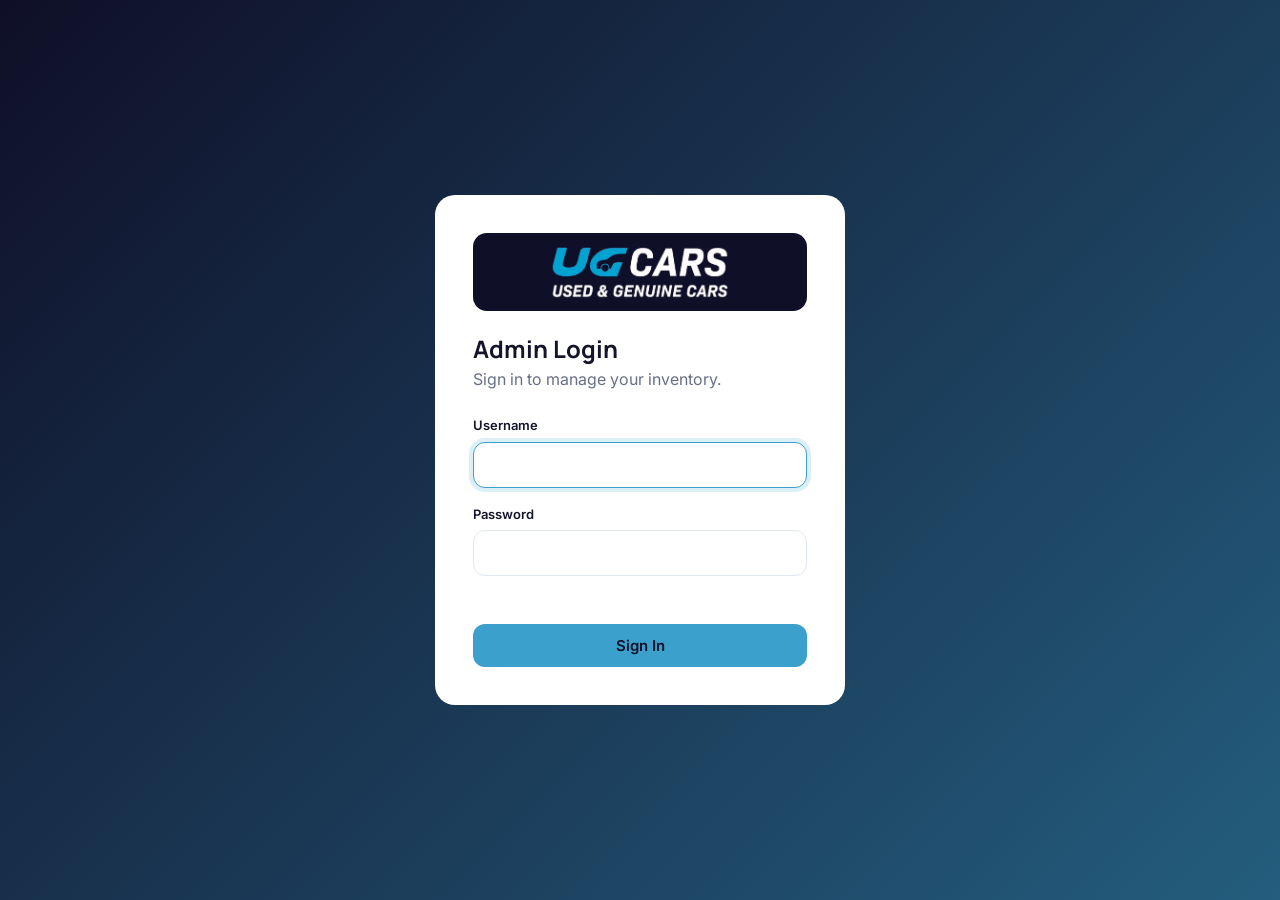
<file: admin/dashboard.html>
<!DOCTYPE html><html lang="en"><head><meta charset="UTF-8"><meta name="viewport" content="width=device-width,initial-scale=1"><title>Dashboard | UG Cars Admin</title><link rel="stylesheet" href="../assets/css/style.css">
<script>if(!sessionStorage.getItem('ug_admin_session'))location.replace('index.html')</script></head><body>
<div class="adm"><aside class="side"><img src="../assets/images/logo.png" alt="UG Cars"><a class="on" href="dashboard.html"><i class="fa-solid fa-car"></i> Inventory</a><a href="enquiries.html"><i class="fa-solid fa-envelope"></i> Enquiries <b id="nb" class="pill Reserved" style="margin-left:auto;display:none"></b></a><a href="../index.html" target="_blank"><i class="fa-solid fa-globe"></i> View Website</a><a href="#" id="rs"><i class="fa-solid fa-rotate-left"></i> Reset Demo Data</a><a href="#" id="lo"><i class="fa-solid fa-right-from-bracket"></i> Log Out</a></aside>
<main class="am"><div class="ah"><div><h1>Inventory Dashboard</h1><p>Add, edit and remove cars. Changes appear on the website instantly.</p></div><button class="btn blue" id="add"><i class="fa-solid fa-plus"></i> Add New Car</button></div>
<div class="sc"><div><small>Total Cars</small><b id="a1">0</b></div><div><small>Available</small><b id="a2">0</b></div><div><small>Sold</small><b id="a3">0</b></div><div><small>Stock Value</small><b id="a4">0</b></div></div>
<div class="tools"><div class="field"><input id="s" type="search" placeholder="Search inventory…"></div><div class="field" style="max-width:190px"><select id="sf"><option value="">All statuses</option><option>Available</option><option>Reserved</option><option>Sold</option></select></div></div>
<div class="tw"><table><thead><tr><th>Vehicle</th><th>Price</th><th>Year</th><th>Fuel</th><th>Status</th><th>Actions</th></tr></thead><tbody id="tb"></tbody></table></div></main></div>
<div class="modal" id="m"><form class="sheet" id="f"><h2 id="mt">Add New Car</h2><p>Fill in the vehicle details below.</p><div class="fgrid">
<div class="field"><label>Brand *</label><input name="brand" list="bl" required placeholder="e.g. Hyundai"><datalist id="bl"><option>Hyundai<option>Tata<option>Honda<option>Maruti Suzuki<option>Toyota<option>Kia<option>Mahindra</datalist></div>
<div class="field"><label>Model / Variant *</label><input name="model" required placeholder="e.g. Creta SX"></div>
<div class="field"><label>Year *</label><input name="year" type="number" min="2000" max="2030" required></div>
<div class="field"><label>Price (₹) *</label><input name="price" type="number" min="0" step="1000" required></div>
<div class="field"><label>Fuel *</label><select name="fuel"><option>Petrol<option>Diesel<option>CNG<option>Electric<option>Hybrid</select></div>
<div class="field"><label>Transmission *</label><select name="trans"><option>Manual<option>Automatic</select></div>
<div class="field"><label>Kilometres driven *</label><input name="km" type="number" min="0" required></div>
<div class="field"><label>Ownership</label><select name="owners"><option>1st Owner<option>2nd Owner<option>3rd Owner<option>4+ Owners</select></div>
<div class="field"><label>City</label><input name="city" value="Hyderabad"></div>
<div class="field"><label>Status</label><select name="status"><option>Available<option>Reserved<option>Sold</select></div>
<div class="field full"><label>Features (comma separated)</label><input name="features" placeholder="ABS, Airbags, Sunroof, Reverse Camera"></div>
<div class="field full"><label>Description</label><textarea name="desc" rows="3"></textarea></div>
<div class="field full"><label>Photos (first photo is the cover)</label><div class="drop" id="dz"><i class="fa-solid fa-cloud-arrow-up"></i> Click to upload photos</div><input type="file" id="fi" accept="image/*" multiple hidden><div class="prev" id="pv"></div></div></div>
<div class="acts"><button type="button" class="btn line" id="x">Cancel</button><button class="btn blue" id="sv">Save Car</button></div></form></div>
<script src="../assets/js/app.js"></script><script src="../assets/js/admin.js"></script></body></html>
</file>
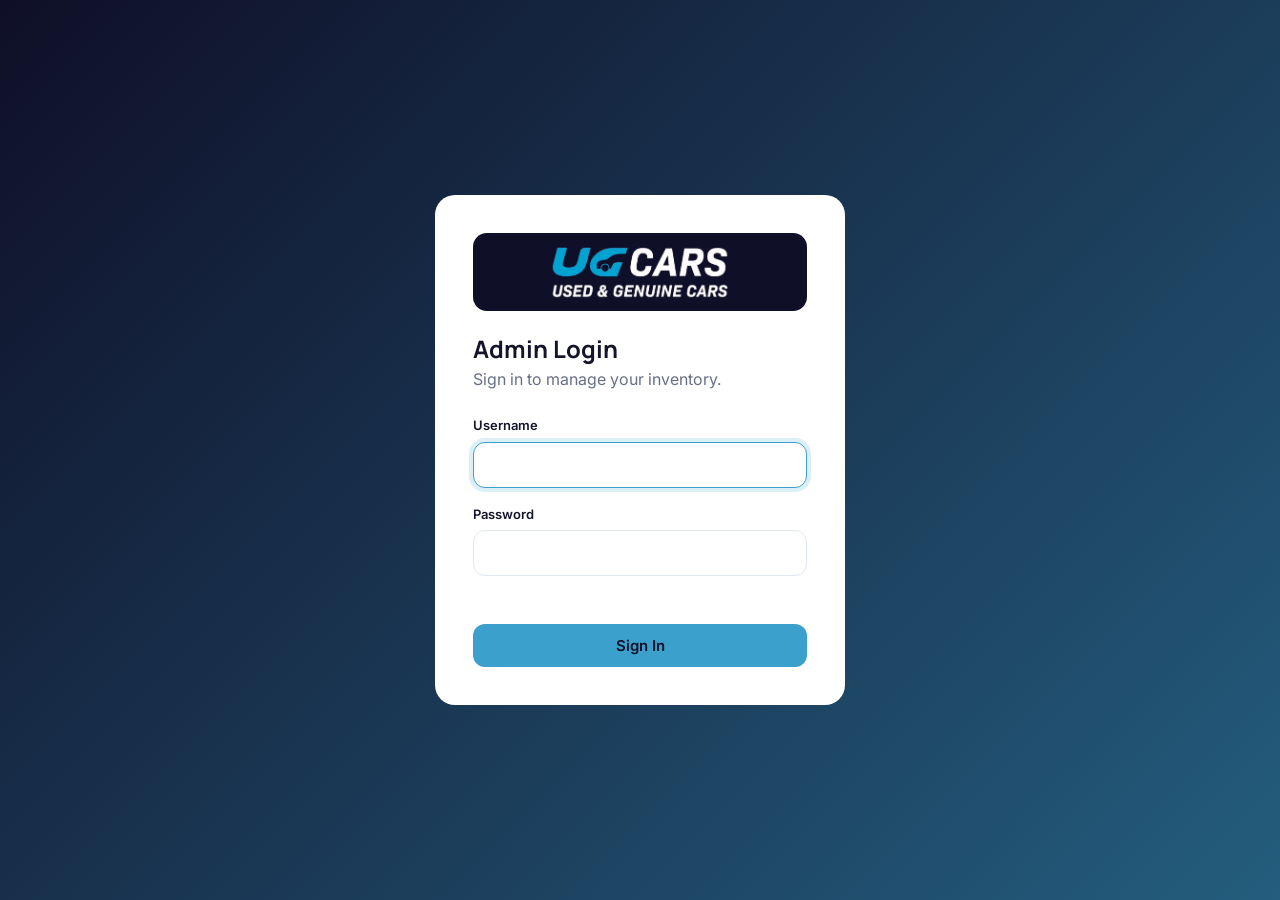
<file: admin/enquiries.html>
<!DOCTYPE html><html lang="en"><head><meta charset="UTF-8"><meta name="viewport" content="width=device-width,initial-scale=1"><title>Enquiries | UG Cars Admin</title><link rel="stylesheet" href="../assets/css/style.css">
<script>if(!sessionStorage.getItem('ug_admin_session'))location.replace('index.html')</script></head><body>
<div class="adm"><aside class="side"><img src="../assets/images/logo.png" alt="UG Cars"><a href="dashboard.html"><i class="fa-solid fa-car"></i> Inventory</a><a class="on" href="enquiries.html"><i class="fa-solid fa-envelope"></i> Enquiries</a><a href="../index.html" target="_blank"><i class="fa-solid fa-globe"></i> View Website</a><a href="#" id="lo"><i class="fa-solid fa-right-from-bracket"></i> Log Out</a></aside>
<main class="am"><div class="ah"><div><h1>Enquiries</h1><p>Leads from your Sell, Finance, Exchange and car enquiry forms.</p></div></div>
<div class="tabs" id="tabs"></div><div class="tw"><table><thead><tr><th>Date</th><th>Customer</th><th>Type</th><th>Details</th><th>Status</th><th>Actions</th></tr></thead><tbody id="tb"></tbody></table></div></main></div>
<div class="modal" id="m"><div class="sheet"><h2 id="mt"></h2><p id="ms"></p><div class="kv" id="kv"></div><div class="prev" id="pv"></div><div class="acts"><a class="btn blue" id="call"><i class="fa-solid fa-phone"></i> Call</a><button class="btn line" id="x">Close</button></div></div></div>
<script src="../assets/js/app.js"></script><script src="../assets/js/enquiries.js"></script></body></html>
</file>
<file: assets/css/style.css>
:root{--navy:#0f0f27;--navy2:#1a1a3d;--blue:#3ca0cc;--blue-d:#1d7aa3;--tint:#e9f5fb;--bg:#f4f7fb;--line:#e1e7ef;--text:#14142b;--muted:#667085;--ok:#16a34a;--bad:#dc2626;--warn:#d97706;--r:14px;--sh:0 8px 30px rgba(15,15,39,.08)}
*{margin:0;padding:0;box-sizing:border-box}html{scroll-behavior:smooth}
body{font-family:Inter,system-ui,Arial,sans-serif;background:var(--bg);color:var(--text);line-height:1.6}
h1,h2,h3{font-family:Manrope,Inter,sans-serif;line-height:1.2}img{max-width:100%;display:block}a{text-decoration:none;color:inherit}
.wrap{max-width:1240px;margin:auto;padding:0 24px}section{padding:56px 0}
.btn{display:inline-flex;align-items:center;justify-content:center;gap:8px;border:0;cursor:pointer;font:600 15px Inter,sans-serif;padding:12px 22px;border-radius:12px;background:var(--navy);color:#fff;transition:.2s}
.btn:hover{transform:translateY(-1px);background:var(--navy2)}.btn.blue{background:var(--blue);color:var(--navy)}.btn.blue:hover{background:#56b3dc}
.btn.line{background:#fff;color:var(--navy);border:1.5px solid var(--line)}.btn.line:hover{border-color:var(--blue)}.btn.danger{background:#fee2e2;color:var(--bad)}.btn.sm{padding:8px 14px;font-size:13px}
header.top{background:var(--navy);position:sticky;top:0;z-index:50;box-shadow:0 2px 20px rgba(0,0,0,.25)}
header .bar{display:flex;align-items:center;gap:24px;height:72px}header .logo img{height:46px}
header .search{flex:1;max-width:380px;position:relative}header .search input{width:100%;height:42px;border-radius:999px;border:1px solid #2b2b55;background:#17173a;color:#fff;padding:0 18px 0 42px;font-size:14px}
header .search i{position:absolute;left:16px;top:13px;color:var(--blue)}header .search input:focus{outline:2px solid var(--blue)}
header .burger{display:none;margin-left:auto;background:#17173a;border:1px solid #2b2b55;color:#fff;width:44px;height:42px;border-radius:10px;font-size:18px;cursor:pointer}header nav a.act{color:#fff;background:#17173a;box-shadow:inset 0 -2px var(--blue)}header nav{display:flex;gap:6px;margin-left:auto;align-items:center}header nav a{color:#cfd3ea;padding:8px 14px;border-radius:10px;font-weight:500;font-size:14.5px}header nav a:hover{color:#fff;background:#17173a}
header nav a.call{background:var(--blue);color:var(--navy);font-weight:700}
.hero{background:linear-gradient(135deg,var(--navy),#1b2f55 70%,#245d7e);color:#fff;padding:64px 0 72px}
.hero h1{font-size:clamp(30px,5vw,50px);max-width:700px}.hero h1 span{color:var(--blue)}.hero p{max-width:560px;margin:16px 0 26px;color:#c9d0ea;font-size:17px}
.stats{display:flex;gap:36px;margin-top:38px;flex-wrap:wrap}.stats b{display:block;font:800 28px Manrope;color:var(--blue)}.stats span{font-size:13px;color:#aeb6d6}
.layout{display:grid;grid-template-columns:270px 1fr;gap:28px;align-items:start}
.filters{background:#fff;border:1px solid var(--line);border-radius:var(--r);padding:22px;position:sticky;top:92px}
.filters h3{display:flex;justify-content:space-between;align-items:center;margin-bottom:6px}.filters h3 button{background:none;border:0;color:var(--blue-d);font-weight:600;cursor:pointer}
.fs{padding:16px 0;border-bottom:1px solid var(--line)}.fs:last-child{border:0}.fs h4{font-size:13px;text-transform:uppercase;letter-spacing:.06em;color:var(--muted);margin-bottom:10px}
.fs label{display:flex;align-items:center;gap:10px;padding:5px 0;font-size:14.5px;cursor:pointer}.fs input[type=checkbox],.fs input[type=radio]{accent-color:var(--blue-d);width:17px;height:17px}.fs input[type=range]{width:100%;accent-color:var(--blue-d)}
.toolbar{display:flex;justify-content:space-between;align-items:center;margin-bottom:20px;gap:12px;flex-wrap:wrap}.toolbar h2{font-size:26px}.toolbar small{color:var(--muted);font-size:14px}
select,input,textarea{font:inherit}.field select,.field input,.field textarea,.toolbar select{width:100%;height:46px;border:1.5px solid var(--line);border-radius:12px;padding:0 14px;background:#fff;color:var(--text);transition:.15s}
.toolbar select{width:auto;height:42px}.field textarea{height:auto;padding:12px 14px;resize:vertical}
.field select,.toolbar select{appearance:none;background:#fff url("data:image/svg+xml,%3Csvg xmlns='http://www.w3.org/2000/svg' width='12' height='8'%3E%3Cpath d='M1 1l5 5 5-5' fill='none' stroke='%23667085' stroke-width='2'/%3E%3C/svg%3E") no-repeat right 14px center;padding-right:36px}
.field input:focus,.field select:focus,.field textarea:focus{outline:0;border-color:var(--blue);box-shadow:0 0 0 4px rgba(60,160,204,.18)}
.grid{display:grid;grid-template-columns:repeat(auto-fill,minmax(285px,1fr));gap:22px}
.card{background:#fff;border:1px solid var(--line);border-radius:var(--r);overflow:hidden;display:flex;flex-direction:column;transition:.25s}.card:hover{transform:translateY(-4px);box-shadow:var(--sh)}
.card .ph{position:relative;aspect-ratio:16/10;background:var(--tint);overflow:hidden}.card .ph img{width:100%;height:100%;object-fit:cover}
.badge{position:absolute;top:12px;left:12px;background:var(--navy);color:#fff;font-size:12px;font-weight:700;padding:4px 12px;border-radius:99px}
.badge.Reserved,.pill.Reserved{background:#fef3c7;color:var(--warn)}.badge.Sold,.pill.Sold{background:#fee2e2;color:var(--bad)}.pill.Available{background:#dcfce7;color:var(--ok)}
.card .in{padding:18px;display:flex;flex-direction:column;gap:10px;flex:1}.card h3{font-size:18px}.price{font:800 22px Manrope;color:var(--blue-d)}
.chips{display:flex;flex-wrap:wrap;gap:6px}.chips span{background:var(--bg);border-radius:8px;padding:3px 10px;font-size:12.5px;color:var(--muted);font-weight:500}
.card .btn{margin-top:auto}.empty{text-align:center;padding:60px 20px;background:#fff;border:1px dashed var(--line);border-radius:var(--r);color:var(--muted);grid-column:1/-1}
.pill{padding:3px 12px;border-radius:99px;font-size:12.5px;font-weight:700;display:inline-block}
.why{background:#fff}.why h2,.tst h2,.contact h2{text-align:center;font-size:32px;margin-bottom:34px}.cols{display:grid;grid-template-columns:repeat(auto-fit,minmax(250px,1fr));gap:22px}
.box{padding:28px;border-radius:var(--r);border:1px solid var(--line);background:var(--bg)}.box i{width:50px;height:50px;border-radius:14px;background:var(--navy);color:var(--blue);display:grid;place-items:center;font-size:20px;margin-bottom:16px}.box p{color:var(--muted);margin-top:6px}
.contact .cols{grid-template-columns:1fr 1.4fr}.contact .info{background:var(--navy);color:#fff;border-radius:var(--r);padding:32px}.info p{margin-bottom:18px;color:#cfd3ea}.info b{color:var(--blue);display:block;font-size:12px;letter-spacing:.08em;text-transform:uppercase}
.contact iframe{width:100%;height:100%;min-height:340px;border:0;border-radius:var(--r)}
footer.foot{background:var(--navy);color:#9aa2c8;text-align:center;padding:26px;font-size:14px}
.crumb{padding:22px 0 0;color:var(--muted);font-size:14px}.det{display:grid;grid-template-columns:1.15fr 1fr;gap:36px;padding:24px 0 50px}
.main-img{width:100%;aspect-ratio:16/10;object-fit:cover;border-radius:var(--r);background:var(--tint)}.thumbs{display:flex;gap:10px;margin-top:12px;flex-wrap:wrap}.thumbs img{width:96px;height:68px;object-fit:cover;border-radius:10px;cursor:pointer;border:2px solid transparent;opacity:.7}.thumbs img.on{border-color:var(--blue);opacity:1}
.det h1{font-size:34px;margin:8px 0}.det .price{font-size:34px;margin:6px 0 16px}.spec{display:grid;grid-template-columns:repeat(2,1fr);gap:12px;margin:18px 0}.spec div{background:#fff;border:1px solid var(--line);border-radius:12px;padding:12px 16px}.spec small{color:var(--muted);display:block;font-size:12px;text-transform:uppercase}.spec b{font-size:15.5px}
.feat{display:grid;grid-template-columns:1fr 1fr;gap:8px 16px;margin-top:10px}.feat div:before{content:"\2713";color:var(--ok);font-weight:800;margin-right:8px}.acts{display:flex;gap:10px;flex-wrap:wrap}
.modal{position:fixed;inset:0;background:rgba(15,15,39,.6);display:none;align-items:flex-start;justify-content:center;overflow:auto;padding:30px 16px;z-index:100}.modal.open{display:flex}
.sheet{background:#fff;border-radius:18px;width:100%;max-width:720px;padding:30px;box-shadow:0 30px 80px rgba(0,0,0,.35)}.sheet h2{margin-bottom:4px}.sheet>p{color:var(--muted);margin-bottom:22px}
.fgrid{display:grid;grid-template-columns:1fr 1fr;gap:16px}.field.full{grid-column:1/-1}.field label{display:block;font-size:13px;font-weight:600;margin-bottom:6px}.sheet .acts{margin-top:22px;justify-content:flex-end}
.drop{border:2px dashed var(--line);border-radius:12px;padding:18px;text-align:center;color:var(--muted);cursor:pointer;background:var(--bg)}.drop:hover{border-color:var(--blue)}
.prev{display:flex;gap:10px;flex-wrap:wrap;margin-top:12px}.prev div{position:relative}.prev img{width:92px;height:66px;object-fit:cover;border-radius:10px}.prev button{position:absolute;top:-6px;right:-6px;width:22px;height:22px;border-radius:50%;border:0;background:var(--bad);color:#fff;cursor:pointer}
#toast{position:fixed;bottom:24px;right:24px;background:var(--navy);color:#fff;padding:14px 22px;border-radius:12px;box-shadow:var(--sh);transform:translateY(120px);transition:.3s;z-index:200;border-left:4px solid var(--blue)}#toast.show{transform:none}
.login{min-height:100vh;display:grid;place-items:center;background:linear-gradient(135deg,var(--navy),#245d7e);padding:20px}.login form{background:#fff;border-radius:20px;padding:38px;width:100%;max-width:410px}
.login .lg{background:var(--navy);border-radius:14px;padding:12px;margin-bottom:24px}.login .lg img{height:54px;margin:auto}.login h1{font-size:24px}.login p{color:var(--muted);margin:4px 0 22px}.login .field{margin-bottom:16px}.err{color:var(--bad);font-size:14px;margin-bottom:12px;min-height:20px}
.adm{display:grid;grid-template-columns:240px 1fr;min-height:100vh}.side{background:var(--navy);color:#cfd3ea;padding:22px;position:sticky;top:0;height:100vh}.side img{height:46px;margin-bottom:30px}.side a{display:flex;gap:12px;align-items:center;padding:11px 14px;border-radius:10px;margin-bottom:4px}.side a.on,.side a:hover{background:#1c1c45;color:#fff}.side i{color:var(--blue);width:18px}
.am{padding:32px}.ah{display:flex;justify-content:space-between;align-items:center;margin-bottom:26px;flex-wrap:wrap;gap:12px}.ah h1{font-size:28px}.ah p{color:var(--muted)}
.sc{display:grid;grid-template-columns:repeat(auto-fit,minmax(200px,1fr));gap:18px;margin-bottom:28px}.sc div{background:#fff;border:1px solid var(--line);border-radius:var(--r);padding:20px}.sc small{color:var(--muted)}.sc b{display:block;font:800 30px Manrope}
.tw{background:#fff;border:1px solid var(--line);border-radius:var(--r);overflow:auto}table{width:100%;border-collapse:collapse;min-width:720px}th{text-align:left;font-size:12px;text-transform:uppercase;letter-spacing:.06em;color:var(--muted);padding:14px 18px;background:var(--bg)}td{padding:14px 18px;border-top:1px solid var(--line);font-size:14.5px}
.tv{display:flex;gap:12px;align-items:center}.tv img{width:72px;height:50px;object-fit:cover;border-radius:8px;background:var(--tint)}.tv small{color:var(--muted);display:block}.ta{display:flex;gap:8px}.ta .btn{padding:7px 12px}
.tools{display:flex;gap:10px;margin-bottom:16px;flex-wrap:wrap}.tools .field{flex:1;min-width:200px}
@media(max-width:900px){.layout,.det,.contact .cols{grid-template-columns:1fr}.filters{position:static}.adm{grid-template-columns:1fr}.side{position:static;height:auto;display:flex;flex-wrap:wrap;gap:6px;align-items:center}.side img{margin:0 12px 0 0}header .search{display:none}.fgrid{grid-template-columns:1fr}.am{padding:20px}}
.ph-hero{padding:52px 0 58px}.tag{display:inline-block;background:rgba(60,160,204,.18);color:var(--blue);font-weight:700;letter-spacing:.1em;padding:5px 14px;border-radius:99px;margin-bottom:14px}
.form-card{max-width:860px;margin:auto;background:#fff;border:1px solid var(--line);border-radius:20px;padding:40px;box-shadow:var(--sh)}.form-card h2{font-size:28px}.sub{color:var(--muted);margin:4px 0 8px}
.fh{margin:28px 0 14px;padding-bottom:10px;border-bottom:2px solid var(--tint);font-size:17px;color:var(--navy);display:flex;align-items:center;gap:10px}.fh:before{content:"";width:6px;height:20px;border-radius:3px;background:var(--blue)}
.field input[type=file]{height:auto;padding:12px;background:var(--bg);border-style:dashed}.field input::placeholder,.field textarea::placeholder{color:#a0a7b8}
.done{display:none;max-width:560px;margin:auto;text-align:center;background:#fff;border:1px solid var(--line);border-radius:20px;padding:50px 30px;box-shadow:var(--sh)}.done i{font-size:56px;color:var(--ok);margin-bottom:14px}.done p{color:var(--muted);margin:8px 0 22px}
.emi{padding:50px 0 10px}.emi h2{text-align:center;font-size:32px;margin-bottom:28px}.emi-box{max-width:900px;margin:auto;display:grid;grid-template-columns:1.3fr 1fr;gap:30px;background:#fff;border:1px solid var(--line);border-radius:20px;padding:34px;box-shadow:var(--sh)}
.emi-box label{display:flex;justify-content:space-between;font-weight:600;font-size:14px;margin:16px 0 8px}.emi-box label:first-child{margin-top:0}.emi-box input{width:100%;accent-color:var(--blue-d)}
.emi-out{background:var(--navy);color:#cfd3ea;border-radius:16px;padding:28px;display:flex;flex-direction:column;justify-content:center;gap:8px}.emi-out>b{font:800 38px Manrope;color:var(--blue)}.emi-out span b{color:#fff}
.tabs{display:flex;gap:8px;flex-wrap:wrap;margin-bottom:16px}.tabs button{border:1.5px solid var(--line);background:#fff;padding:8px 16px;border-radius:99px;font:600 14px Inter;cursor:pointer}.tabs button.on{background:var(--navy);color:#fff;border-color:var(--navy)}
.kv{display:grid;grid-template-columns:150px 1fr;gap:8px 16px;font-size:14.5px}.kv b{color:var(--muted);font-weight:600}
@media(max-width:900px){.emi-box{grid-template-columns:1fr}.form-card{padding:24px}.kv{grid-template-columns:1fr}}
@media(max-width:1120px){header .burger{display:block}header nav{display:none;position:absolute;top:72px;left:0;right:0;background:var(--navy);flex-direction:column;align-items:stretch;padding:12px 20px 20px;gap:4px;box-shadow:0 20px 30px rgba(0,0,0,.35)}header nav.open{display:flex}header nav a{padding:12px 14px}header nav a.call{text-align:center;margin-top:6px}header .search{max-width:none}}
</file>
<file: CSS/style.css>
:root{--navy:#0f0f27;--navy2:#1a1a3d;--blue:#3ca0cc;--blue-d:#1d7aa3;--tint:#e9f5fb;--bg:#f4f7fb;--line:#e1e7ef;--text:#14142b;--muted:#667085;--ok:#16a34a;--bad:#dc2626;--warn:#d97706;--r:14px;--sh:0 8px 30px rgba(15,15,39,.08)}
*{margin:0;padding:0;box-sizing:border-box}html{scroll-behavior:smooth}
body{font-family:Inter,system-ui,Arial,sans-serif;background:var(--bg);color:var(--text);line-height:1.6}
h1,h2,h3{font-family:Manrope,Inter,sans-serif;line-height:1.2}img{max-width:100%;display:block}a{text-decoration:none;color:inherit}
.wrap{max-width:1240px;margin:auto;padding:0 24px}section{padding:56px 0}
.btn{display:inline-flex;align-items:center;justify-content:center;gap:8px;border:0;cursor:pointer;font:600 15px Inter,sans-serif;padding:12px 22px;border-radius:12px;background:var(--navy);color:#fff;transition:.2s}
.btn:hover{transform:translateY(-1px);background:var(--navy2)}.btn.blue{background:var(--blue);color:var(--navy)}.btn.blue:hover{background:#56b3dc}
.btn.line{background:#fff;color:var(--navy);border:1.5px solid var(--line)}.btn.line:hover{border-color:var(--blue)}.btn.danger{background:#fee2e2;color:var(--bad)}.btn.sm{padding:8px 14px;font-size:13px}
header.top{background:var(--navy);position:sticky;top:0;z-index:50;box-shadow:0 2px 20px rgba(0,0,0,.25)}
header .bar{display:flex;align-items:center;gap:24px;height:72px}header .logo img{height:46px}
header .search{flex:1;max-width:380px;position:relative}header .search input{width:100%;height:42px;border-radius:999px;border:1px solid #2b2b55;background:#17173a;color:#fff;padding:0 18px 0 42px;font-size:14px}
header .search i{position:absolute;left:16px;top:13px;color:var(--blue)}header .search input:focus{outline:2px solid var(--blue)}
header nav{display:flex;gap:6px;margin-left:auto;align-items:center}header nav a{color:#cfd3ea;padding:8px 14px;border-radius:10px;font-weight:500;font-size:14.5px}header nav a:hover{color:#fff;background:#17173a}
header nav a.call{background:var(--blue);color:var(--navy);font-weight:700}
.hero{background:linear-gradient(135deg,var(--navy),#1b2f55 70%,#245d7e);color:#fff;padding:64px 0 72px}
.hero h1{font-size:clamp(30px,5vw,50px);max-width:700px}.hero h1 span{color:var(--blue)}.hero p{max-width:560px;margin:16px 0 26px;color:#c9d0ea;font-size:17px}
.stats{display:flex;gap:36px;margin-top:38px;flex-wrap:wrap}.stats b{display:block;font:800 28px Manrope;color:var(--blue)}.stats span{font-size:13px;color:#aeb6d6}
.layout{display:grid;grid-template-columns:270px 1fr;gap:28px;align-items:start}
.filters{background:#fff;border:1px solid var(--line);border-radius:var(--r);padding:22px;position:sticky;top:92px}
.filters h3{display:flex;justify-content:space-between;align-items:center;margin-bottom:6px}.filters h3 button{background:none;border:0;color:var(--blue-d);font-weight:600;cursor:pointer}
.fs{padding:16px 0;border-bottom:1px solid var(--line)}.fs:last-child{border:0}.fs h4{font-size:13px;text-transform:uppercase;letter-spacing:.06em;color:var(--muted);margin-bottom:10px}
.fs label{display:flex;align-items:center;gap:10px;padding:5px 0;font-size:14.5px;cursor:pointer}.fs input[type=checkbox],.fs input[type=radio]{accent-color:var(--blue-d);width:17px;height:17px}.fs input[type=range]{width:100%;accent-color:var(--blue-d)}
.toolbar{display:flex;justify-content:space-between;align-items:center;margin-bottom:20px;gap:12px;flex-wrap:wrap}.toolbar h2{font-size:26px}.toolbar small{color:var(--muted);font-size:14px}
select,input,textarea{font:inherit}.field select,.field input,.field textarea,.toolbar select{width:100%;height:46px;border:1.5px solid var(--line);border-radius:12px;padding:0 14px;background:#fff;color:var(--text);transition:.15s}
.toolbar select{width:auto;height:42px}.field textarea{height:auto;padding:12px 14px;resize:vertical}
.field select,.toolbar select{appearance:none;background:#fff url("data:image/svg+xml,%3Csvg xmlns='http://www.w3.org/2000/svg' width='12' height='8'%3E%3Cpath d='M1 1l5 5 5-5' fill='none' stroke='%23667085' stroke-width='2'/%3E%3C/svg%3E") no-repeat right 14px center;padding-right:36px}
.field input:focus,.field select:focus,.field textarea:focus{outline:0;border-color:var(--blue);box-shadow:0 0 0 4px rgba(60,160,204,.18)}
.grid{display:grid;grid-template-columns:repeat(auto-fill,minmax(285px,1fr));gap:22px}
.card{background:#fff;border:1px solid var(--line);border-radius:var(--r);overflow:hidden;display:flex;flex-direction:column;transition:.25s}.card:hover{transform:translateY(-4px);box-shadow:var(--sh)}
.card .ph{position:relative;aspect-ratio:16/10;background:var(--tint);overflow:hidden}.card .ph img{width:100%;height:100%;object-fit:cover}
.badge{position:absolute;top:12px;left:12px;background:var(--navy);color:#fff;font-size:12px;font-weight:700;padding:4px 12px;border-radius:99px}
.badge.Reserved,.pill.Reserved{background:#fef3c7;color:var(--warn)}.badge.Sold,.pill.Sold{background:#fee2e2;color:var(--bad)}.pill.Available{background:#dcfce7;color:var(--ok)}
.card .in{padding:18px;display:flex;flex-direction:column;gap:10px;flex:1}.card h3{font-size:18px}.price{font:800 22px Manrope;color:var(--blue-d)}
.chips{display:flex;flex-wrap:wrap;gap:6px}.chips span{background:var(--bg);border-radius:8px;padding:3px 10px;font-size:12.5px;color:var(--muted);font-weight:500}
.card .btn{margin-top:auto}.empty{text-align:center;padding:60px 20px;background:#fff;border:1px dashed var(--line);border-radius:var(--r);color:var(--muted);grid-column:1/-1}
.pill{padding:3px 12px;border-radius:99px;font-size:12.5px;font-weight:700;display:inline-block}
.why{background:#fff}.why h2,.tst h2,.contact h2{text-align:center;font-size:32px;margin-bottom:34px}.cols{display:grid;grid-template-columns:repeat(auto-fit,minmax(250px,1fr));gap:22px}
.box{padding:28px;border-radius:var(--r);border:1px solid var(--line);background:var(--bg)}.box i{width:50px;height:50px;border-radius:14px;background:var(--navy);color:var(--blue);display:grid;place-items:center;font-size:20px;margin-bottom:16px}.box p{color:var(--muted);margin-top:6px}
.contact .cols{grid-template-columns:1fr 1.4fr}.contact .info{background:var(--navy);color:#fff;border-radius:var(--r);padding:32px}.info p{margin-bottom:18px;color:#cfd3ea}.info b{color:var(--blue);display:block;font-size:12px;letter-spacing:.08em;text-transform:uppercase}
.contact iframe{width:100%;height:100%;min-height:340px;border:0;border-radius:var(--r)}
footer.foot{background:var(--navy);color:#9aa2c8;text-align:center;padding:26px;font-size:14px}
.crumb{padding:22px 0 0;color:var(--muted);font-size:14px}.det{display:grid;grid-template-columns:1.15fr 1fr;gap:36px;padding:24px 0 50px}
.main-img{width:100%;aspect-ratio:16/10;object-fit:cover;border-radius:var(--r);background:var(--tint)}.thumbs{display:flex;gap:10px;margin-top:12px;flex-wrap:wrap}.thumbs img{width:96px;height:68px;object-fit:cover;border-radius:10px;cursor:pointer;border:2px solid transparent;opacity:.7}.thumbs img.on{border-color:var(--blue);opacity:1}
.det h1{font-size:34px;margin:8px 0}.det .price{font-size:34px;margin:6px 0 16px}.spec{display:grid;grid-template-columns:repeat(2,1fr);gap:12px;margin:18px 0}.spec div{background:#fff;border:1px solid var(--line);border-radius:12px;padding:12px 16px}.spec small{color:var(--muted);display:block;font-size:12px;text-transform:uppercase}.spec b{font-size:15.5px}
.feat{display:grid;grid-template-columns:1fr 1fr;gap:8px 16px;margin-top:10px}.feat div:before{content:"\2713";color:var(--ok);font-weight:800;margin-right:8px}.acts{display:flex;gap:10px;flex-wrap:wrap}
.modal{position:fixed;inset:0;background:rgba(15,15,39,.6);display:none;align-items:flex-start;justify-content:center;overflow:auto;padding:30px 16px;z-index:100}.modal.open{display:flex}
.sheet{background:#fff;border-radius:18px;width:100%;max-width:720px;padding:30px;box-shadow:0 30px 80px rgba(0,0,0,.35)}.sheet h2{margin-bottom:4px}.sheet>p{color:var(--muted);margin-bottom:22px}
.fgrid{display:grid;grid-template-columns:1fr 1fr;gap:16px}.field.full{grid-column:1/-1}.field label{display:block;font-size:13px;font-weight:600;margin-bottom:6px}.sheet .acts{margin-top:22px;justify-content:flex-end}
.drop{border:2px dashed var(--line);border-radius:12px;padding:18px;text-align:center;color:var(--muted);cursor:pointer;background:var(--bg)}.drop:hover{border-color:var(--blue)}
.prev{display:flex;gap:10px;flex-wrap:wrap;margin-top:12px}.prev div{position:relative}.prev img{width:92px;height:66px;object-fit:cover;border-radius:10px}.prev button{position:absolute;top:-6px;right:-6px;width:22px;height:22px;border-radius:50%;border:0;background:var(--bad);color:#fff;cursor:pointer}
#toast{position:fixed;bottom:24px;right:24px;background:var(--navy);color:#fff;padding:14px 22px;border-radius:12px;box-shadow:var(--sh);transform:translateY(120px);transition:.3s;z-index:200;border-left:4px solid var(--blue)}#toast.show{transform:none}
.login{min-height:100vh;display:grid;place-items:center;background:linear-gradient(135deg,var(--navy),#245d7e);padding:20px}.login form{background:#fff;border-radius:20px;padding:38px;width:100%;max-width:410px}
.login .lg{background:var(--navy);border-radius:14px;padding:12px;margin-bottom:24px}.login .lg img{height:54px;margin:auto}.login h1{font-size:24px}.login p{color:var(--muted);margin:4px 0 22px}.login .field{margin-bottom:16px}.err{color:var(--bad);font-size:14px;margin-bottom:12px;min-height:20px}
.adm{display:grid;grid-template-columns:240px 1fr;min-height:100vh}.side{background:var(--navy);color:#cfd3ea;padding:22px;position:sticky;top:0;height:100vh}.side img{height:46px;margin-bottom:30px}.side a{display:flex;gap:12px;align-items:center;padding:11px 14px;border-radius:10px;margin-bottom:4px}.side a.on,.side a:hover{background:#1c1c45;color:#fff}.side i{color:var(--blue);width:18px}
.am{padding:32px}.ah{display:flex;justify-content:space-between;align-items:center;margin-bottom:26px;flex-wrap:wrap;gap:12px}.ah h1{font-size:28px}.ah p{color:var(--muted)}
.sc{display:grid;grid-template-columns:repeat(auto-fit,minmax(200px,1fr));gap:18px;margin-bottom:28px}.sc div{background:#fff;border:1px solid var(--line);border-radius:var(--r);padding:20px}.sc small{color:var(--muted)}.sc b{display:block;font:800 30px Manrope}
.tw{background:#fff;border:1px solid var(--line);border-radius:var(--r);overflow:auto}table{width:100%;border-collapse:collapse;min-width:720px}th{text-align:left;font-size:12px;text-transform:uppercase;letter-spacing:.06em;color:var(--muted);padding:14px 18px;background:var(--bg)}td{padding:14px 18px;border-top:1px solid var(--line);font-size:14.5px}
.tv{display:flex;gap:12px;align-items:center}.tv img{width:72px;height:50px;object-fit:cover;border-radius:8px;background:var(--tint)}.tv small{color:var(--muted);display:block}.ta{display:flex;gap:8px}.ta .btn{padding:7px 12px}
.tools{display:flex;gap:10px;margin-bottom:16px;flex-wrap:wrap}.tools .field{flex:1;min-width:200px}
@media(max-width:900px){.layout,.det,.contact .cols{grid-template-columns:1fr}.filters{position:static}.adm{grid-template-columns:1fr}.side{position:static;height:auto;display:flex;flex-wrap:wrap;gap:6px;align-items:center}.side img{margin:0 12px 0 0}header .search{display:none}header nav a:not(.call){display:none}.fgrid{grid-template-columns:1fr}.am{padding:20px}}
</file>
